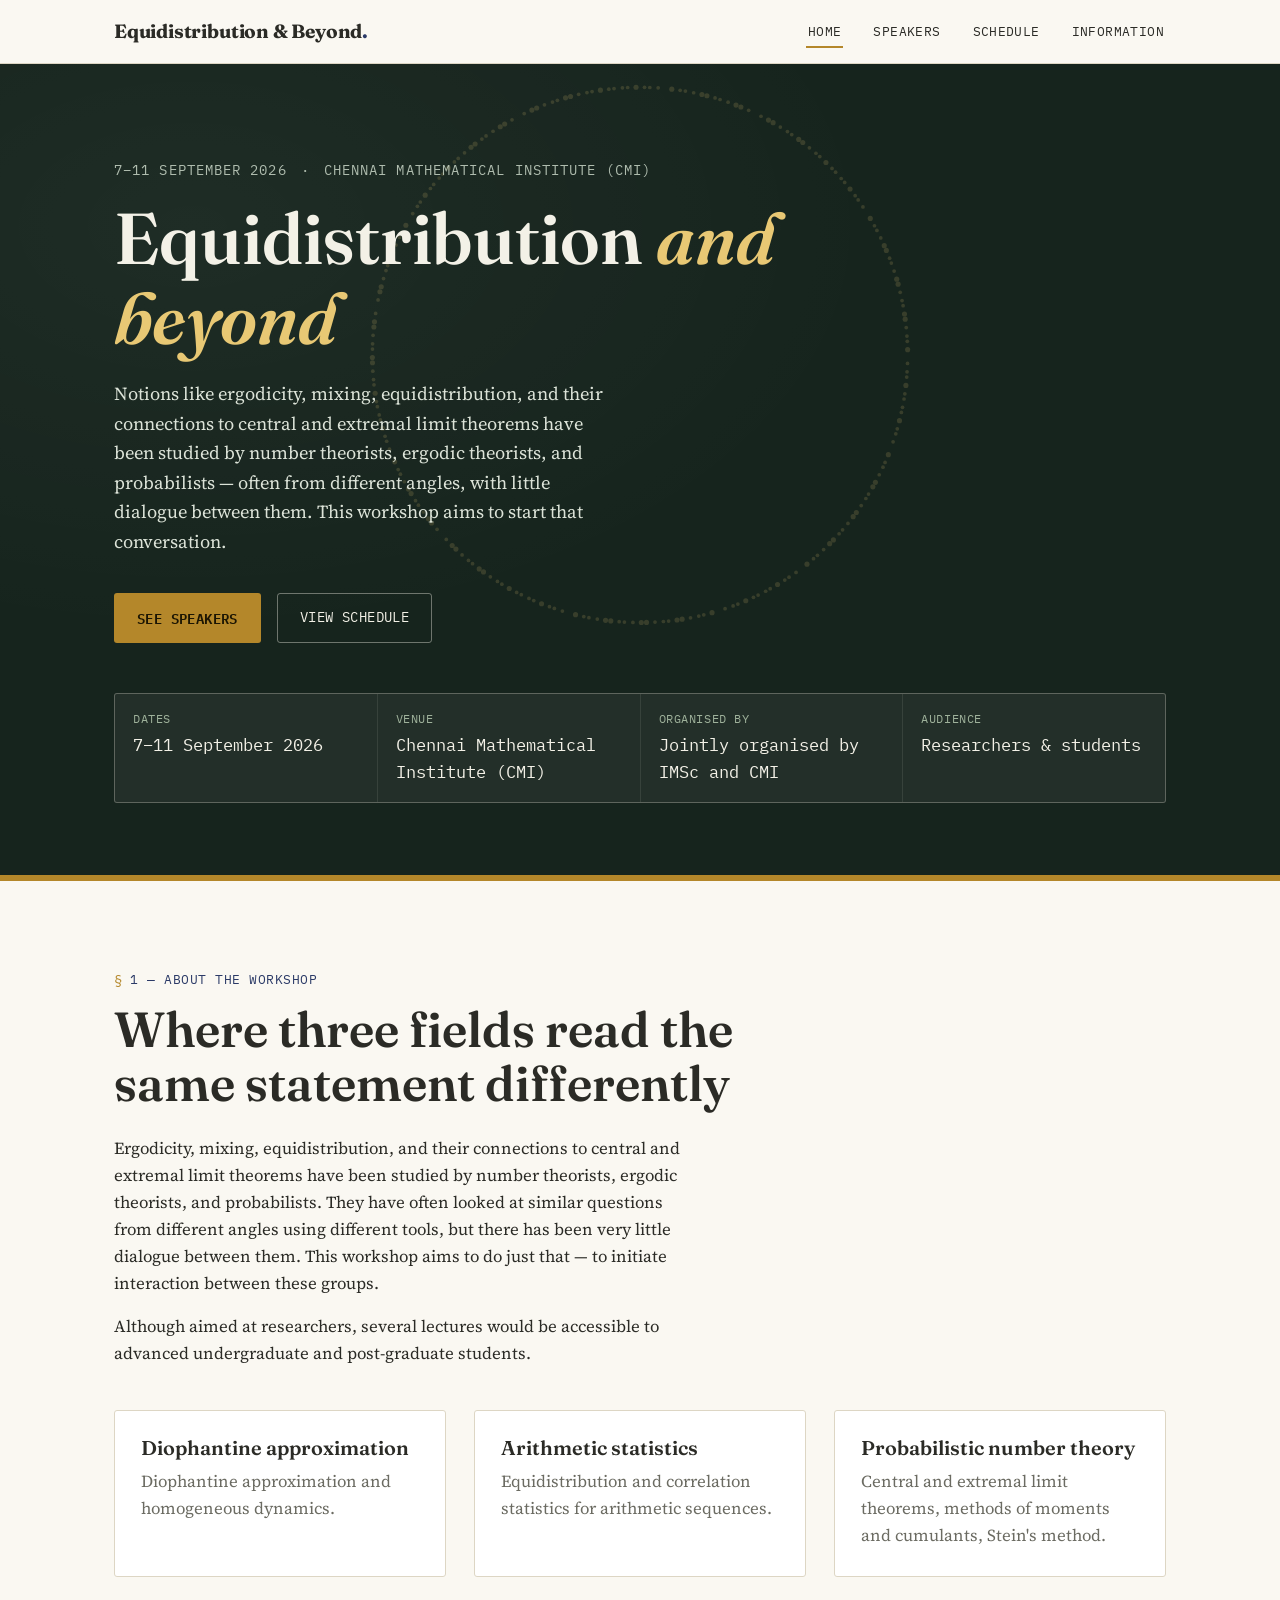
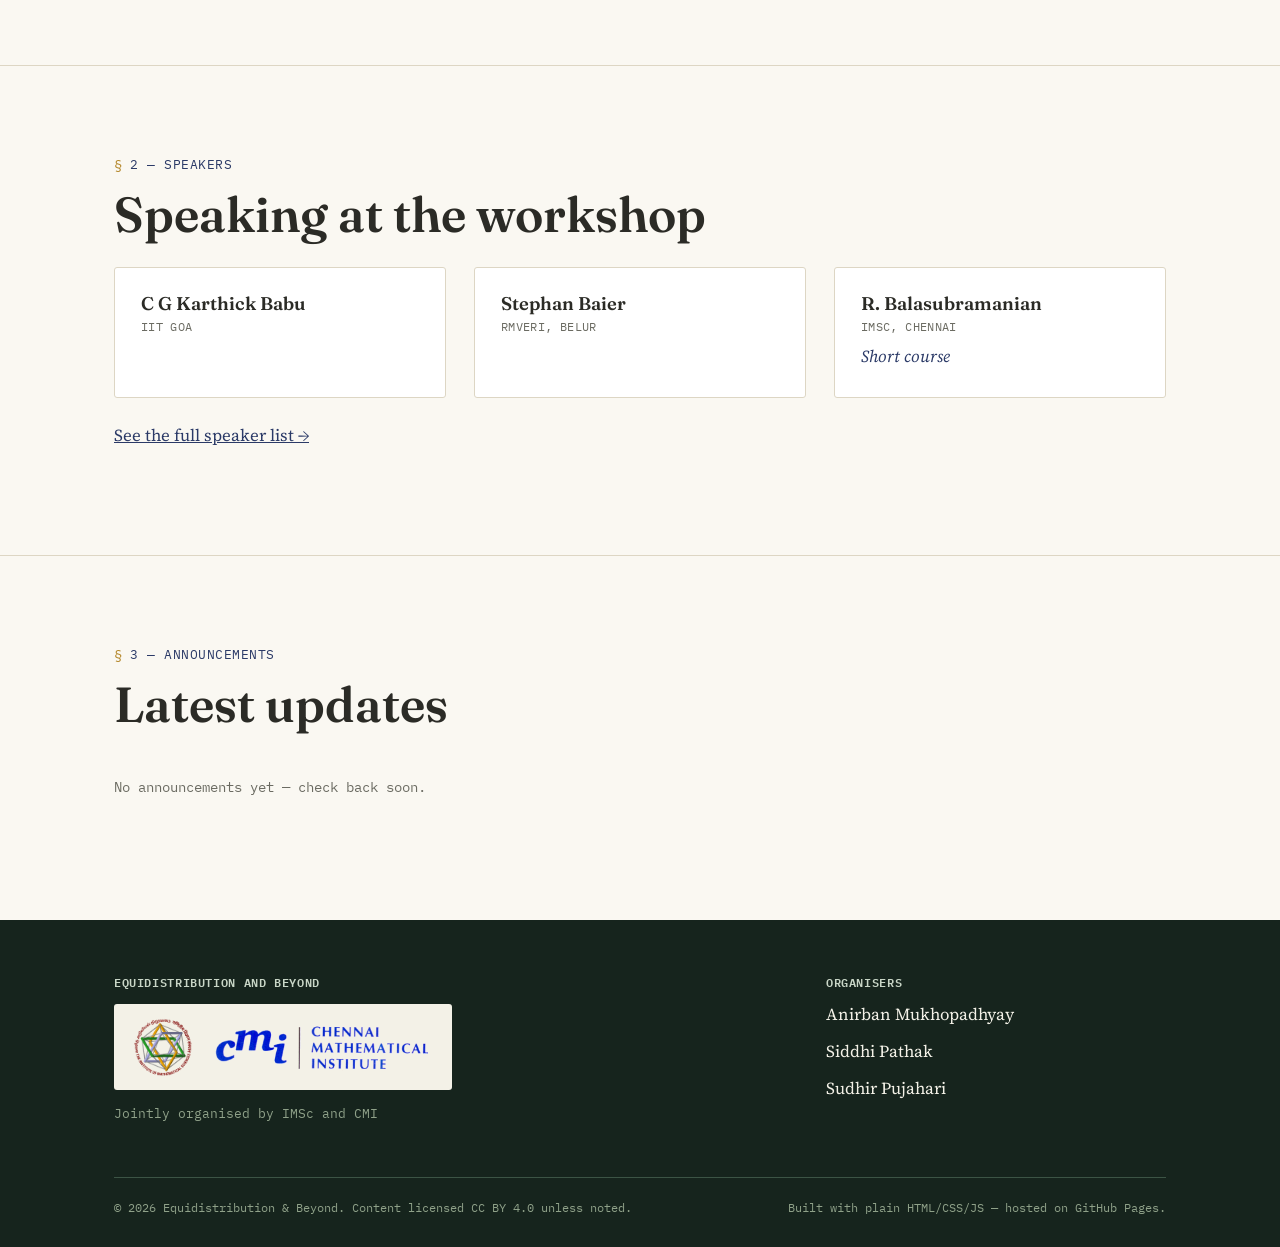
<file: index.html>
<!DOCTYPE html>
<html lang="en">
<head>
<meta charset="UTF-8">
<meta name="viewport" content="width=device-width, initial-scale=1.0">
<title>Equidistribution and Beyond — CMI Workshop, 7–11 Sept 2026</title>
<meta name="description" content="Equidistribution and Beyond: a workshop on equidistribution, homogeneous dynamics, and probabilistic number theory. 7–11 September 2026, Chennai Mathematical Institute. Jointly organised by IMSc and CMI.">
<link rel="preconnect" href="https://fonts.googleapis.com">
<link href="https://fonts.googleapis.com/css2?family=Fraunces:opsz,wght@9..144,400;9..144,600;9..144,700&family=Source+Serif+4:ital,wght@0,400;0,600;1,400&family=IBM+Plex+Mono:wght@400;500;600&display=swap" rel="stylesheet">
<link rel="stylesheet" href="css/style.css">
</head>
<body data-page="home">

<header class="site-nav" id="site-header"></header>

<section class="hero">
  <svg class="chalk-sketch equidist-bg" viewBox="0 0 1100 500" preserveAspectRatio="xMidYMid slice" aria-hidden="true">
    <circle cx="380.4" cy="94.6" r="1.6"/>
    <circle cx="570.1" cy="479.1" r="1.6"/>
    <circle cx="689.9" cy="67.5" r="2.2"/>
    <circle cx="323.5" cy="290.1" r="1.6"/>
    <circle cx="744.1" cy="373.4" r="1.6"/>
    <circle cx="490.3" cy="27.9" r="2.2"/>
    <circle cx="444.0" cy="454.1" r="1.6"/>
    <circle cx="766.0" cy="171.1" r="1.6"/>
    <circle cx="337.4" cy="162.2" r="2.2"/>
    <circle cx="647.5" cy="458.3" r="1.6"/>
    <circle cx="618.8" cy="30.5" r="1.6"/>
    <circle cx="351.0" cy="365.3" r="2.2"/>
    <circle cx="774.6" cy="299.4" r="1.6"/>
    <circle cx="417.7" cy="61.8" r="1.6"/>
    <circle cx="520.4" cy="478.1" r="2.2"/>
    <circle cx="725.9" cy="101.8" r="1.6"/>
    <circle cx="320.2" cy="240.5" r="1.6"/>
    <circle cx="713.0" cy="412.2" r="2.2"/>
    <circle cx="539.4" cy="20.2" r="1.6"/>
    <circle cx="402.6" cy="426.6" r="1.6"/>
    <circle cx="777.9" cy="219.3" r="2.2"/>
    <circle cx="361.2" cy="118.6" r="1.6"/>
    <circle cx="600.5" cy="474.4" r="1.6"/>
    <circle cx="664.4" cy="50.4" r="2.2"/>
    <circle cx="330.9" cy="319.9" r="1.6"/>
    <circle cx="758.8" cy="346.5" r="1.6"/>
    <circle cx="461.2" cy="37.8" r="2.2"/>
    <circle cx="472.2" cy="466.4" r="1.6"/>
    <circle cx="753.6" cy="143.0" r="1.6"/>
    <circle cx="327.6" cy="191.4" r="2.2"/>
    <circle cx="674.4" cy="443.5" r="1.6"/>
    <circle cx="589.0" cy="23.3" r="1.6"/>
    <circle cx="368.2" cy="390.8" r="2.2"/>
    <circle cx="779.2" cy="269.0" r="1.6"/>
    <circle cx="393.8" cy="81.2" r="1.6"/>
    <circle cx="551.1" cy="480.0" r="2.2"/>
    <circle cx="704.5" cy="79.6" r="1.6"/>
    <circle cx="321.0" cy="271.2" r="1.6"/>
    <circle cx="733.2" cy="389.0" r="2.2"/>
    <circle cx="508.8" cy="23.7" r="1.6"/>
    <circle cx="427.5" cy="444.7" r="1.6"/>
    <circle cx="771.8" cy="189.2" r="2.2"/>
    <circle cx="345.4" cy="145.0" r="1.6"/>
    <circle cx="630.0" cy="465.7" r="1.6"/>
    <circle cx="636.7" cy="37.0" r="2.2"/>
    <circle cx="342.2" cy="348.5" r="1.6"/>
    <circle cx="769.8" cy="317.8" r="1.6"/>
    <circle cx="433.7" cy="51.6" r="2.2"/>
    <circle cx="501.7" cy="474.9" r="1.6"/>
    <circle cx="737.5" cy="116.8" r="1.6"/>
    <circle cx="321.8" cy="221.6" r="2.2"/>
    <circle cx="699.1" cy="425.1" r="1.6"/>
    <circle cx="558.4" cy="20.2" r="1.6"/>
    <circle cx="388.6" cy="413.8" r="2.2"/>
    <circle cx="779.7" cy="238.3" r="1.6"/>
    <circle cx="372.7" cy="103.5" r="1.6"/>
    <circle cx="581.8" cy="477.8" r="2.2"/>
    <circle cx="680.4" cy="60.6" r="1.6"/>
    <circle cx="325.9" cy="301.6" r="1.6"/>
    <circle cx="750.1" cy="363.4" r="2.2"/>
    <circle cx="479.0" cy="31.2" r="1.6"/>
    <circle cx="454.6" cy="459.3" r="1.6"/>
    <circle cx="761.7" cy="160.2" r="2.2"/>
    <circle cx="333.2" cy="173.2" r="1.6"/>
    <circle cx="658.0" cy="453.1" r="1.6"/>
    <circle cx="607.5" cy="27.3" r="2.2"/>
    <circle cx="357.1" cy="375.3" r="1.6"/>
    <circle cx="776.9" cy="287.9" r="1.6"/>
    <circle cx="408.3" cy="68.8" r="2.2"/>
    <circle cx="532.1" cy="479.3" r="1.6"/>
    <circle cx="718.1" cy="93.0" r="1.6"/>
    <circle cx="320.0" cy="252.2" r="2.2"/>
    <circle cx="721.1" cy="403.7" r="1.6"/>
    <circle cx="527.7" cy="21.1" r="1.6"/>
    <circle cx="411.8" cy="433.9" r="2.2"/>
    <circle cx="776.1" cy="207.7" r="1.6"/>
    <circle cx="354.7" cy="128.5" r="1.6"/>
    <circle cx="611.9" cy="471.5" r="2.2"/>
    <circle cx="654.0" cy="44.9" r="1.6"/>
    <circle cx="334.7" cy="331.0" r="1.6"/>
    <circle cx="763.4" cy="335.7" r="2.2"/>
    <circle cx="450.5" cy="42.6" r="1.6"/>
    <circle cx="483.3" cy="470.1" r="1.6"/>
    <circle cx="747.9" cy="132.7" r="2.2"/>
    <circle cx="324.9" cy="202.8" r="1.6"/>
    <circle cx="684.1" cy="436.9" r="1.6"/>
    <circle cx="577.3" cy="21.6" r="2.2"/>
    <circle cx="375.6" cy="399.9" r="1.6"/>
    <circle cx="779.9" cy="257.3" r="1.6"/>
    <circle cx="385.4" cy="89.4" r="2.2"/>
    <circle cx="562.9" cy="479.6" r="1.6"/>
    <circle cx="695.6" cy="72.0" r="1.6"/>
    <circle cx="322.4" cy="282.9" r="2.2"/>
    <circle cx="740.1" cy="379.5" r="1.6"/>
    <circle cx="497.3" cy="26.1" r="1.6"/>
    <circle cx="437.6" cy="450.7" r="2.2"/>
    <circle cx="768.4" cy="178.0" r="1.6"/>
    <circle cx="340.3" cy="155.6" r="1.6"/>
    <circle cx="640.9" cy="461.3" r="2.2"/>
    <circle cx="625.7" cy="32.8" r="1.6"/>
    <circle cx="347.5" cy="359.0" r="1.6"/>
    <circle cx="773.0" cy="306.5" r="2.2"/>
    <circle cx="423.7" cy="57.8" r="1.6"/>
    <circle cx="513.3" cy="477.0" r="1.6"/>
    <circle cx="730.5" cy="107.4" r="2.2"/>
    <circle cx="320.6" cy="233.2" r="1.6"/>
    <circle cx="707.8" cy="417.3" r="1.6"/>
    <circle cx="546.6" cy="20.0" r="2.2"/>
    <circle cx="397.1" cy="421.9" r="1.6"/>
    <circle cx="778.8" cy="226.5" r="1.6"/>
    <circle cx="365.4" cy="112.7" r="2.2"/>
    <circle cx="593.4" cy="475.9" r="1.6"/>
    <circle cx="670.6" cy="54.2" r="1.6"/>
    <circle cx="328.8" cy="313.0" r="2.2"/>
    <circle cx="755.6" cy="353.0" r="1.6"/>
    <circle cx="467.9" cy="35.1" r="1.6"/>
    <circle cx="465.4" cy="463.9" r="2.2"/>
    <circle cx="756.9" cy="149.5" r="1.6"/>
    <circle cx="329.6" cy="184.4" r="1.6"/>
    <circle cx="668.2" cy="447.3" r="2.2"/>
    <circle cx="596.1" cy="24.7" r="1.6"/>
    <circle cx="363.8" cy="385.0" r="1.6"/>
    <circle cx="778.5" cy="276.2" r="2.2"/>
    <circle cx="399.2" cy="76.3" r="1.6"/>
    <circle cx="543.9" cy="479.9" r="1.6"/>
    <circle cx="709.8" cy="84.6" r="2.2"/>
    <circle cx="320.4" cy="264.0" r="1.6"/>
    <circle cx="728.7" cy="394.8" r="1.6"/>
    <circle cx="516.0" cy="22.5" r="2.2"/>
    <circle cx="421.4" cy="440.7" r="1.6"/>
    <circle cx="773.6" cy="196.2" r="1.6"/>
    <circle cx="348.8" cy="138.6" r="2.2"/>
    <circle cx="623.1" cy="468.1" r="1.6"/>
    <circle cx="643.4" cy="39.8" r="1.6"/>
    <circle cx="339.2" cy="341.9" r="2.2"/>
    <circle cx="767.5" cy="324.7" r="1.6"/>
    <circle cx="440.0" cy="48.0" r="1.6"/>
    <circle cx="494.6" cy="473.2" r="2.2"/>
    <circle cx="741.6" cy="122.8" r="1.6"/>
    <circle cx="322.8" cy="214.4" r="1.6"/>
    <circle cx="693.5" cy="429.8" r="2.2"/>
    <circle cx="565.6" cy="20.5" r="1.6"/>
    <circle cx="383.5" cy="408.6" r="1.6"/>
    <circle cx="780.0" cy="245.5" r="2.2"/>
    <circle cx="377.4" cy="98.0" r="1.6"/>
    <circle cx="574.6" cy="478.7" r="1.6"/>
    <circle cx="686.4" cy="64.8" r="2.2"/>
    <circle cx="324.3" cy="294.5" r="1.6"/>
    <circle cx="746.4" cy="369.6" r="1.6"/>
    <circle cx="486.0" cy="29.1" r="2.2"/>
    <circle cx="448.0" cy="456.1" r="1.6"/>
    <circle cx="764.5" cy="166.9" r="1.6"/>
    <circle cx="335.7" cy="166.4" r="2.2"/>
    <circle cx="651.5" cy="456.4" r="1.6"/>
    <circle cx="614.5" cy="29.2" r="1.6"/>
    <circle cx="353.3" cy="369.2" r="2.2"/>
    <circle cx="775.6" cy="295.0" r="1.6"/>
    <circle cx="414.1" cy="64.5" r="1.6"/>
    <circle cx="524.9" cy="478.6" r="2.2"/>
    <circle cx="722.9" cy="98.4" r="1.6"/>
    <circle cx="320.1" cy="245.0" r="1.6"/>
    <circle cx="716.2" cy="409.0" r="2.2"/>
    <circle cx="534.9" cy="20.5" r="1.6"/>
    <circle cx="406.1" cy="429.4" r="1.6"/>
    <circle cx="777.3" cy="214.9" r="2.2"/>
    <circle cx="358.7" cy="122.3" r="1.6"/>
    <circle cx="604.8" cy="473.4" r="1.6"/>
    <circle cx="660.4" cy="48.2" r="2.2"/>
    <circle cx="332.3" cy="324.2" r="1.6"/>
    <circle cx="760.6" cy="342.4" r="1.6"/>
    <circle cx="457.1" cy="39.6" r="2.2"/>
    <circle cx="476.4" cy="467.9" r="1.6"/>
    <circle cx="751.5" cy="139.0" r="1.6"/>
    <circle cx="326.5" cy="195.7" r="2.2"/>
    <circle cx="678.1" cy="441.0" r="1.6"/>
    <circle cx="584.5" cy="22.6" r="1.6"/>
    <circle cx="370.9" cy="394.4" r="2.2"/>
    <circle cx="779.5" cy="264.5" r="1.6"/>
    <circle cx="390.5" cy="84.2" r="1.6"/>
    <circle cx="555.6" cy="479.9" r="2.2"/>
    <circle cx="701.2" cy="76.7" r="1.6"/>
    <circle cx="321.4" cy="275.7" r="1.6"/>
    <circle cx="735.9" cy="385.4" r="2.2"/>
    <circle cx="504.4" cy="24.6" r="1.6"/>
    <circle cx="431.3" cy="447.0" r="1.6"/>
    <circle cx="770.6" cy="184.9" r="2.2"/>
    <circle cx="343.4" cy="149.0" r="1.6"/>
    <circle cx="634.1" cy="464.1" r="1.6"/>
    <circle cx="632.5" cy="35.3" r="2.2"/>
    <circle cx="344.1" cy="352.5" r="1.6"/>
    <circle cx="771.1" cy="313.5" r="1.6"/>
    <circle cx="429.9" cy="53.9" r="2.2"/>
    <circle cx="506.1" cy="475.8" r="1.6"/>
    <circle cx="734.9" cy="113.2" r="1.6"/>
    <circle cx="321.3" cy="226.0" r="2.2"/>
    <circle cx="702.5" cy="422.2" r="1.6"/>
    <circle cx="553.9" cy="20.0" r="1.6"/>
    <circle cx="391.8" cy="416.9" r="2.2"/>
    <circle cx="779.4" cy="233.8" r="1.6"/>
    <circle cx="369.9" cy="107.0" r="1.6"/>
    <circle cx="586.2" cy="477.1" r="2.2"/>
    <circle cx="676.7" cy="58.1" r="1.6"/>
    <circle cx="326.9" cy="305.9" r="1.6"/>
    <circle cx="752.3" cy="359.5" r="2.2"/>
    <circle cx="474.8" cy="32.7" r="1.6"/>
    <circle cx="458.7" cy="461.1" r="1.6"/>
    <circle cx="759.9" cy="156.1" r="2.2"/>
    <circle cx="331.7" cy="177.5" r="1.6"/>
    <circle cx="661.9" cy="450.9" r="1.6"/>
    <circle cx="603.2" cy="26.2" r="2.2"/>
    <circle cx="359.6" cy="379.1" r="1.6"/>
    <circle cx="777.6" cy="283.4" r="1.6"/>
    <circle cx="404.8" cy="71.6" r="2.2"/>
    <circle cx="536.6" cy="479.6" r="1.6"/>
    <circle cx="715.0" cy="89.7" r="1.6"/>
    <circle cx="320.1" cy="256.7" r="2.2"/>
    <circle cx="724.1" cy="400.3" r="1.6"/>
    <circle cx="523.2" cy="21.6" r="1.6"/>
    <circle cx="415.5" cy="436.5" r="2.2"/>
    <circle cx="775.2" cy="203.3" r="1.6"/>
  </svg>
  <div class="wrap">
    <div class="hero-eyebrow">
      <span data-config="datesDisplay">7–11 September 2026</span>
      <span>·</span>
      <span data-config="venueShort">Chennai Mathematical Institute</span>
    </div>
    <h1>Equidistribution <span class="accent">and beyond</span></h1>
    <p class="lede">Notions like ergodicity, mixing, equidistribution, and their connections to central and extremal limit theorems have been studied by number theorists, ergodic theorists, and probabilists — often from different angles, with little dialogue between them. This workshop aims to start that conversation.</p>
    <div class="hero-actions">
      <a class="btn btn-primary" href="speakers.html">See speakers</a>
      <a class="btn btn-ghost" href="schedule.html">View schedule</a>
    </div>
    <div class="key-dates">
      <div><div class="label">Dates</div><div class="value" data-config="datesDisplay">—</div></div>
      <div><div class="label">Venue</div><div class="value" data-config="venueShort">—</div></div>
      <div><div class="label">Organised by</div><div class="value" data-config="organisers">—</div></div>
      <div><div class="label">Audience</div><div class="value">Researchers &amp; students</div></div>
    </div>
  </div>
</section>

<section>
  <div class="wrap">
    <div class="section-label">1 — About the workshop</div>
    <h2 style="max-width:22ch;">Where three fields read the same statement differently</h2>
    <p style="max-width:65ch;font-size:1.05rem;">Ergodicity, mixing, equidistribution, and their connections to central and extremal limit theorems have been studied by number theorists, ergodic theorists, and probabilists. They have often looked at similar questions from different angles using different tools, but there has been very little dialogue between them. This workshop aims to do just that — to initiate interaction between these groups.</p>
    <p style="max-width:65ch;">Although aimed at researchers, several lectures would be accessible to advanced undergraduate and post-graduate students.</p>
    <div class="grid grid-3" style="margin-top:2.5em;">
      <div class="card">
        <h3 style="font-size:1.25rem;">Diophantine approximation</h3>
        <p style="color:var(--graphite-soft);margin-bottom:0;">Diophantine approximation and homogeneous dynamics.</p>
      </div>
      <div class="card">
        <h3 style="font-size:1.25rem;">Arithmetic statistics</h3>
        <p style="color:var(--graphite-soft);margin-bottom:0;">Equidistribution and correlation statistics for arithmetic sequences.</p>
      </div>
      <div class="card">
        <h3 style="font-size:1.25rem;">Probabilistic number theory</h3>
        <p style="color:var(--graphite-soft);margin-bottom:0;">Central and extremal limit theorems, methods of moments and cumulants, Stein's method.</p>
      </div>
    </div>
  </div>
</section>

<section>
  <div class="wrap">
    <div class="section-label">2 — Speakers</div>
    <h2>Speaking at the workshop</h2>
    <div class="grid grid-3" id="speaker-preview"></div>
    <p style="margin-top:1.5em;"><a href="speakers.html">See the full speaker list →</a></p>
  </div>
</section>

<section>
  <div class="wrap">
    <div class="section-label">3 — Announcements</div>
    <h2>Latest updates</h2>
    <div id="news-preview"></div>
  </div>
</section>

<footer class="site-footer" id="site-footer"></footer>

<script src="js/main.js"></script>
<script src="js/render.js"></script>
<script>
  renderSpeakers("#speaker-preview", "data/speakers.json", { limit: 3 });
  renderNews("#news-preview", "data/news.json", { limit: 3 });
</script>
</body>
</html>
</file>
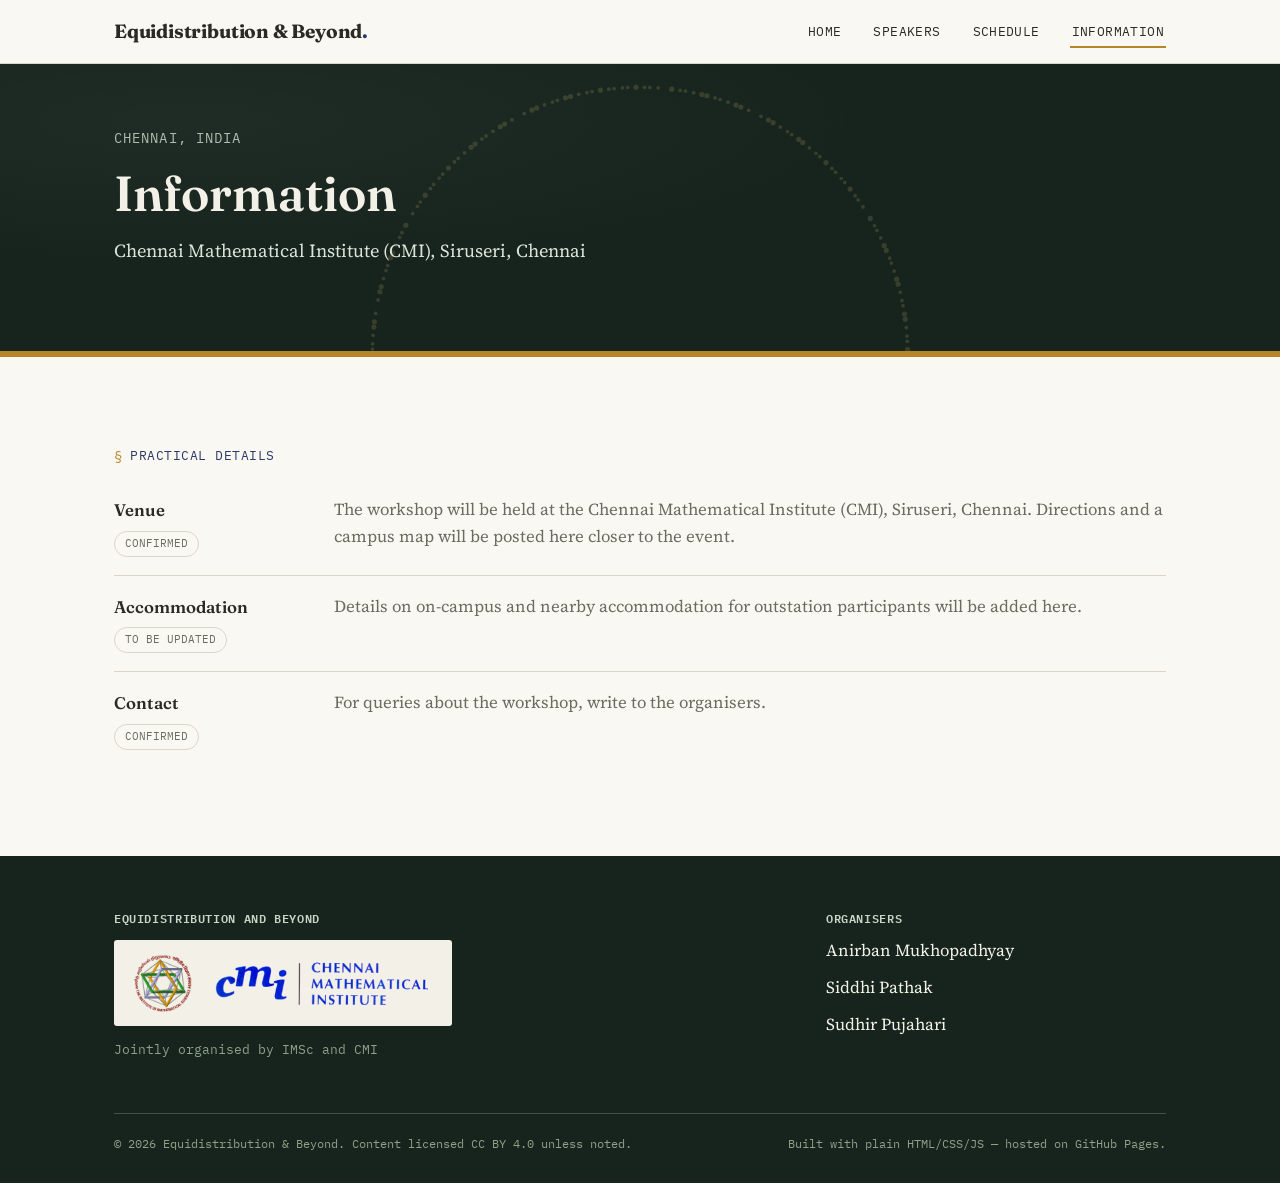
<file: information.html>
<!DOCTYPE html>
<html lang="en">
<head>
<meta charset="UTF-8">
<meta name="viewport" content="width=device-width, initial-scale=1.0">
<title>Information — Equidistribution and Beyond</title>
<link rel="preconnect" href="https://fonts.googleapis.com">
<link href="https://fonts.googleapis.com/css2?family=Fraunces:opsz,wght@9..144,400;9..144,600;9..144,700&family=Source+Serif+4:ital,wght@0,400;0,600;1,400&family=IBM+Plex+Mono:wght@400;500;600&display=swap" rel="stylesheet">
<link rel="stylesheet" href="css/style.css">
</head>
<body data-page="information">

<header class="site-nav" id="site-header"></header>

<section class="hero" style="padding:64px 0 48px;">
  <svg class="chalk-sketch equidist-bg" viewBox="0 0 1100 500" preserveAspectRatio="xMidYMid slice" aria-hidden="true">
    <circle cx="380.4" cy="94.6" r="1.6"/>
    <circle cx="570.1" cy="479.1" r="1.6"/>
    <circle cx="689.9" cy="67.5" r="2.2"/>
    <circle cx="323.5" cy="290.1" r="1.6"/>
    <circle cx="744.1" cy="373.4" r="1.6"/>
    <circle cx="490.3" cy="27.9" r="2.2"/>
    <circle cx="444.0" cy="454.1" r="1.6"/>
    <circle cx="766.0" cy="171.1" r="1.6"/>
    <circle cx="337.4" cy="162.2" r="2.2"/>
    <circle cx="647.5" cy="458.3" r="1.6"/>
    <circle cx="618.8" cy="30.5" r="1.6"/>
    <circle cx="351.0" cy="365.3" r="2.2"/>
    <circle cx="774.6" cy="299.4" r="1.6"/>
    <circle cx="417.7" cy="61.8" r="1.6"/>
    <circle cx="520.4" cy="478.1" r="2.2"/>
    <circle cx="725.9" cy="101.8" r="1.6"/>
    <circle cx="320.2" cy="240.5" r="1.6"/>
    <circle cx="713.0" cy="412.2" r="2.2"/>
    <circle cx="539.4" cy="20.2" r="1.6"/>
    <circle cx="402.6" cy="426.6" r="1.6"/>
    <circle cx="777.9" cy="219.3" r="2.2"/>
    <circle cx="361.2" cy="118.6" r="1.6"/>
    <circle cx="600.5" cy="474.4" r="1.6"/>
    <circle cx="664.4" cy="50.4" r="2.2"/>
    <circle cx="330.9" cy="319.9" r="1.6"/>
    <circle cx="758.8" cy="346.5" r="1.6"/>
    <circle cx="461.2" cy="37.8" r="2.2"/>
    <circle cx="472.2" cy="466.4" r="1.6"/>
    <circle cx="753.6" cy="143.0" r="1.6"/>
    <circle cx="327.6" cy="191.4" r="2.2"/>
    <circle cx="674.4" cy="443.5" r="1.6"/>
    <circle cx="589.0" cy="23.3" r="1.6"/>
    <circle cx="368.2" cy="390.8" r="2.2"/>
    <circle cx="779.2" cy="269.0" r="1.6"/>
    <circle cx="393.8" cy="81.2" r="1.6"/>
    <circle cx="551.1" cy="480.0" r="2.2"/>
    <circle cx="704.5" cy="79.6" r="1.6"/>
    <circle cx="321.0" cy="271.2" r="1.6"/>
    <circle cx="733.2" cy="389.0" r="2.2"/>
    <circle cx="508.8" cy="23.7" r="1.6"/>
    <circle cx="427.5" cy="444.7" r="1.6"/>
    <circle cx="771.8" cy="189.2" r="2.2"/>
    <circle cx="345.4" cy="145.0" r="1.6"/>
    <circle cx="630.0" cy="465.7" r="1.6"/>
    <circle cx="636.7" cy="37.0" r="2.2"/>
    <circle cx="342.2" cy="348.5" r="1.6"/>
    <circle cx="769.8" cy="317.8" r="1.6"/>
    <circle cx="433.7" cy="51.6" r="2.2"/>
    <circle cx="501.7" cy="474.9" r="1.6"/>
    <circle cx="737.5" cy="116.8" r="1.6"/>
    <circle cx="321.8" cy="221.6" r="2.2"/>
    <circle cx="699.1" cy="425.1" r="1.6"/>
    <circle cx="558.4" cy="20.2" r="1.6"/>
    <circle cx="388.6" cy="413.8" r="2.2"/>
    <circle cx="779.7" cy="238.3" r="1.6"/>
    <circle cx="372.7" cy="103.5" r="1.6"/>
    <circle cx="581.8" cy="477.8" r="2.2"/>
    <circle cx="680.4" cy="60.6" r="1.6"/>
    <circle cx="325.9" cy="301.6" r="1.6"/>
    <circle cx="750.1" cy="363.4" r="2.2"/>
    <circle cx="479.0" cy="31.2" r="1.6"/>
    <circle cx="454.6" cy="459.3" r="1.6"/>
    <circle cx="761.7" cy="160.2" r="2.2"/>
    <circle cx="333.2" cy="173.2" r="1.6"/>
    <circle cx="658.0" cy="453.1" r="1.6"/>
    <circle cx="607.5" cy="27.3" r="2.2"/>
    <circle cx="357.1" cy="375.3" r="1.6"/>
    <circle cx="776.9" cy="287.9" r="1.6"/>
    <circle cx="408.3" cy="68.8" r="2.2"/>
    <circle cx="532.1" cy="479.3" r="1.6"/>
    <circle cx="718.1" cy="93.0" r="1.6"/>
    <circle cx="320.0" cy="252.2" r="2.2"/>
    <circle cx="721.1" cy="403.7" r="1.6"/>
    <circle cx="527.7" cy="21.1" r="1.6"/>
    <circle cx="411.8" cy="433.9" r="2.2"/>
    <circle cx="776.1" cy="207.7" r="1.6"/>
    <circle cx="354.7" cy="128.5" r="1.6"/>
    <circle cx="611.9" cy="471.5" r="2.2"/>
    <circle cx="654.0" cy="44.9" r="1.6"/>
    <circle cx="334.7" cy="331.0" r="1.6"/>
    <circle cx="763.4" cy="335.7" r="2.2"/>
    <circle cx="450.5" cy="42.6" r="1.6"/>
    <circle cx="483.3" cy="470.1" r="1.6"/>
    <circle cx="747.9" cy="132.7" r="2.2"/>
    <circle cx="324.9" cy="202.8" r="1.6"/>
    <circle cx="684.1" cy="436.9" r="1.6"/>
    <circle cx="577.3" cy="21.6" r="2.2"/>
    <circle cx="375.6" cy="399.9" r="1.6"/>
    <circle cx="779.9" cy="257.3" r="1.6"/>
    <circle cx="385.4" cy="89.4" r="2.2"/>
    <circle cx="562.9" cy="479.6" r="1.6"/>
    <circle cx="695.6" cy="72.0" r="1.6"/>
    <circle cx="322.4" cy="282.9" r="2.2"/>
    <circle cx="740.1" cy="379.5" r="1.6"/>
    <circle cx="497.3" cy="26.1" r="1.6"/>
    <circle cx="437.6" cy="450.7" r="2.2"/>
    <circle cx="768.4" cy="178.0" r="1.6"/>
    <circle cx="340.3" cy="155.6" r="1.6"/>
    <circle cx="640.9" cy="461.3" r="2.2"/>
    <circle cx="625.7" cy="32.8" r="1.6"/>
    <circle cx="347.5" cy="359.0" r="1.6"/>
    <circle cx="773.0" cy="306.5" r="2.2"/>
    <circle cx="423.7" cy="57.8" r="1.6"/>
    <circle cx="513.3" cy="477.0" r="1.6"/>
    <circle cx="730.5" cy="107.4" r="2.2"/>
    <circle cx="320.6" cy="233.2" r="1.6"/>
    <circle cx="707.8" cy="417.3" r="1.6"/>
    <circle cx="546.6" cy="20.0" r="2.2"/>
    <circle cx="397.1" cy="421.9" r="1.6"/>
    <circle cx="778.8" cy="226.5" r="1.6"/>
    <circle cx="365.4" cy="112.7" r="2.2"/>
    <circle cx="593.4" cy="475.9" r="1.6"/>
    <circle cx="670.6" cy="54.2" r="1.6"/>
    <circle cx="328.8" cy="313.0" r="2.2"/>
    <circle cx="755.6" cy="353.0" r="1.6"/>
    <circle cx="467.9" cy="35.1" r="1.6"/>
    <circle cx="465.4" cy="463.9" r="2.2"/>
    <circle cx="756.9" cy="149.5" r="1.6"/>
    <circle cx="329.6" cy="184.4" r="1.6"/>
    <circle cx="668.2" cy="447.3" r="2.2"/>
    <circle cx="596.1" cy="24.7" r="1.6"/>
    <circle cx="363.8" cy="385.0" r="1.6"/>
    <circle cx="778.5" cy="276.2" r="2.2"/>
    <circle cx="399.2" cy="76.3" r="1.6"/>
    <circle cx="543.9" cy="479.9" r="1.6"/>
    <circle cx="709.8" cy="84.6" r="2.2"/>
    <circle cx="320.4" cy="264.0" r="1.6"/>
    <circle cx="728.7" cy="394.8" r="1.6"/>
    <circle cx="516.0" cy="22.5" r="2.2"/>
    <circle cx="421.4" cy="440.7" r="1.6"/>
    <circle cx="773.6" cy="196.2" r="1.6"/>
    <circle cx="348.8" cy="138.6" r="2.2"/>
    <circle cx="623.1" cy="468.1" r="1.6"/>
    <circle cx="643.4" cy="39.8" r="1.6"/>
    <circle cx="339.2" cy="341.9" r="2.2"/>
    <circle cx="767.5" cy="324.7" r="1.6"/>
    <circle cx="440.0" cy="48.0" r="1.6"/>
    <circle cx="494.6" cy="473.2" r="2.2"/>
    <circle cx="741.6" cy="122.8" r="1.6"/>
    <circle cx="322.8" cy="214.4" r="1.6"/>
    <circle cx="693.5" cy="429.8" r="2.2"/>
    <circle cx="565.6" cy="20.5" r="1.6"/>
    <circle cx="383.5" cy="408.6" r="1.6"/>
    <circle cx="780.0" cy="245.5" r="2.2"/>
    <circle cx="377.4" cy="98.0" r="1.6"/>
    <circle cx="574.6" cy="478.7" r="1.6"/>
    <circle cx="686.4" cy="64.8" r="2.2"/>
    <circle cx="324.3" cy="294.5" r="1.6"/>
    <circle cx="746.4" cy="369.6" r="1.6"/>
    <circle cx="486.0" cy="29.1" r="2.2"/>
    <circle cx="448.0" cy="456.1" r="1.6"/>
    <circle cx="764.5" cy="166.9" r="1.6"/>
    <circle cx="335.7" cy="166.4" r="2.2"/>
    <circle cx="651.5" cy="456.4" r="1.6"/>
    <circle cx="614.5" cy="29.2" r="1.6"/>
    <circle cx="353.3" cy="369.2" r="2.2"/>
    <circle cx="775.6" cy="295.0" r="1.6"/>
    <circle cx="414.1" cy="64.5" r="1.6"/>
    <circle cx="524.9" cy="478.6" r="2.2"/>
    <circle cx="722.9" cy="98.4" r="1.6"/>
    <circle cx="320.1" cy="245.0" r="1.6"/>
    <circle cx="716.2" cy="409.0" r="2.2"/>
    <circle cx="534.9" cy="20.5" r="1.6"/>
    <circle cx="406.1" cy="429.4" r="1.6"/>
    <circle cx="777.3" cy="214.9" r="2.2"/>
    <circle cx="358.7" cy="122.3" r="1.6"/>
    <circle cx="604.8" cy="473.4" r="1.6"/>
    <circle cx="660.4" cy="48.2" r="2.2"/>
    <circle cx="332.3" cy="324.2" r="1.6"/>
    <circle cx="760.6" cy="342.4" r="1.6"/>
    <circle cx="457.1" cy="39.6" r="2.2"/>
    <circle cx="476.4" cy="467.9" r="1.6"/>
    <circle cx="751.5" cy="139.0" r="1.6"/>
    <circle cx="326.5" cy="195.7" r="2.2"/>
    <circle cx="678.1" cy="441.0" r="1.6"/>
    <circle cx="584.5" cy="22.6" r="1.6"/>
    <circle cx="370.9" cy="394.4" r="2.2"/>
    <circle cx="779.5" cy="264.5" r="1.6"/>
    <circle cx="390.5" cy="84.2" r="1.6"/>
    <circle cx="555.6" cy="479.9" r="2.2"/>
    <circle cx="701.2" cy="76.7" r="1.6"/>
    <circle cx="321.4" cy="275.7" r="1.6"/>
    <circle cx="735.9" cy="385.4" r="2.2"/>
    <circle cx="504.4" cy="24.6" r="1.6"/>
    <circle cx="431.3" cy="447.0" r="1.6"/>
    <circle cx="770.6" cy="184.9" r="2.2"/>
    <circle cx="343.4" cy="149.0" r="1.6"/>
    <circle cx="634.1" cy="464.1" r="1.6"/>
    <circle cx="632.5" cy="35.3" r="2.2"/>
    <circle cx="344.1" cy="352.5" r="1.6"/>
    <circle cx="771.1" cy="313.5" r="1.6"/>
    <circle cx="429.9" cy="53.9" r="2.2"/>
    <circle cx="506.1" cy="475.8" r="1.6"/>
    <circle cx="734.9" cy="113.2" r="1.6"/>
    <circle cx="321.3" cy="226.0" r="2.2"/>
    <circle cx="702.5" cy="422.2" r="1.6"/>
    <circle cx="553.9" cy="20.0" r="1.6"/>
    <circle cx="391.8" cy="416.9" r="2.2"/>
    <circle cx="779.4" cy="233.8" r="1.6"/>
    <circle cx="369.9" cy="107.0" r="1.6"/>
    <circle cx="586.2" cy="477.1" r="2.2"/>
    <circle cx="676.7" cy="58.1" r="1.6"/>
    <circle cx="326.9" cy="305.9" r="1.6"/>
    <circle cx="752.3" cy="359.5" r="2.2"/>
    <circle cx="474.8" cy="32.7" r="1.6"/>
    <circle cx="458.7" cy="461.1" r="1.6"/>
    <circle cx="759.9" cy="156.1" r="2.2"/>
    <circle cx="331.7" cy="177.5" r="1.6"/>
    <circle cx="661.9" cy="450.9" r="1.6"/>
    <circle cx="603.2" cy="26.2" r="2.2"/>
    <circle cx="359.6" cy="379.1" r="1.6"/>
    <circle cx="777.6" cy="283.4" r="1.6"/>
    <circle cx="404.8" cy="71.6" r="2.2"/>
    <circle cx="536.6" cy="479.6" r="1.6"/>
    <circle cx="715.0" cy="89.7" r="1.6"/>
    <circle cx="320.1" cy="256.7" r="2.2"/>
    <circle cx="724.1" cy="400.3" r="1.6"/>
    <circle cx="523.2" cy="21.6" r="1.6"/>
    <circle cx="415.5" cy="436.5" r="2.2"/>
    <circle cx="775.2" cy="203.3" r="1.6"/>
  </svg>
  <div class="wrap">
    <div class="hero-eyebrow"><span data-config="city">—</span></div>
    <h1 style="font-size:var(--step-3);">Information</h1>
    <p class="lede" data-config="venueFull">—</p>
  </div>
</section>

<section>
  <div class="wrap">
    <div class="section-label">Practical details</div>
    <div id="information-root"></div>
  </div>
</section>

<footer class="site-footer" id="site-footer"></footer>

<script src="js/main.js"></script>
<script src="js/render.js"></script>
<script>renderInformation("#information-root", "data/information.json");</script>
</body>
</html>
</file>
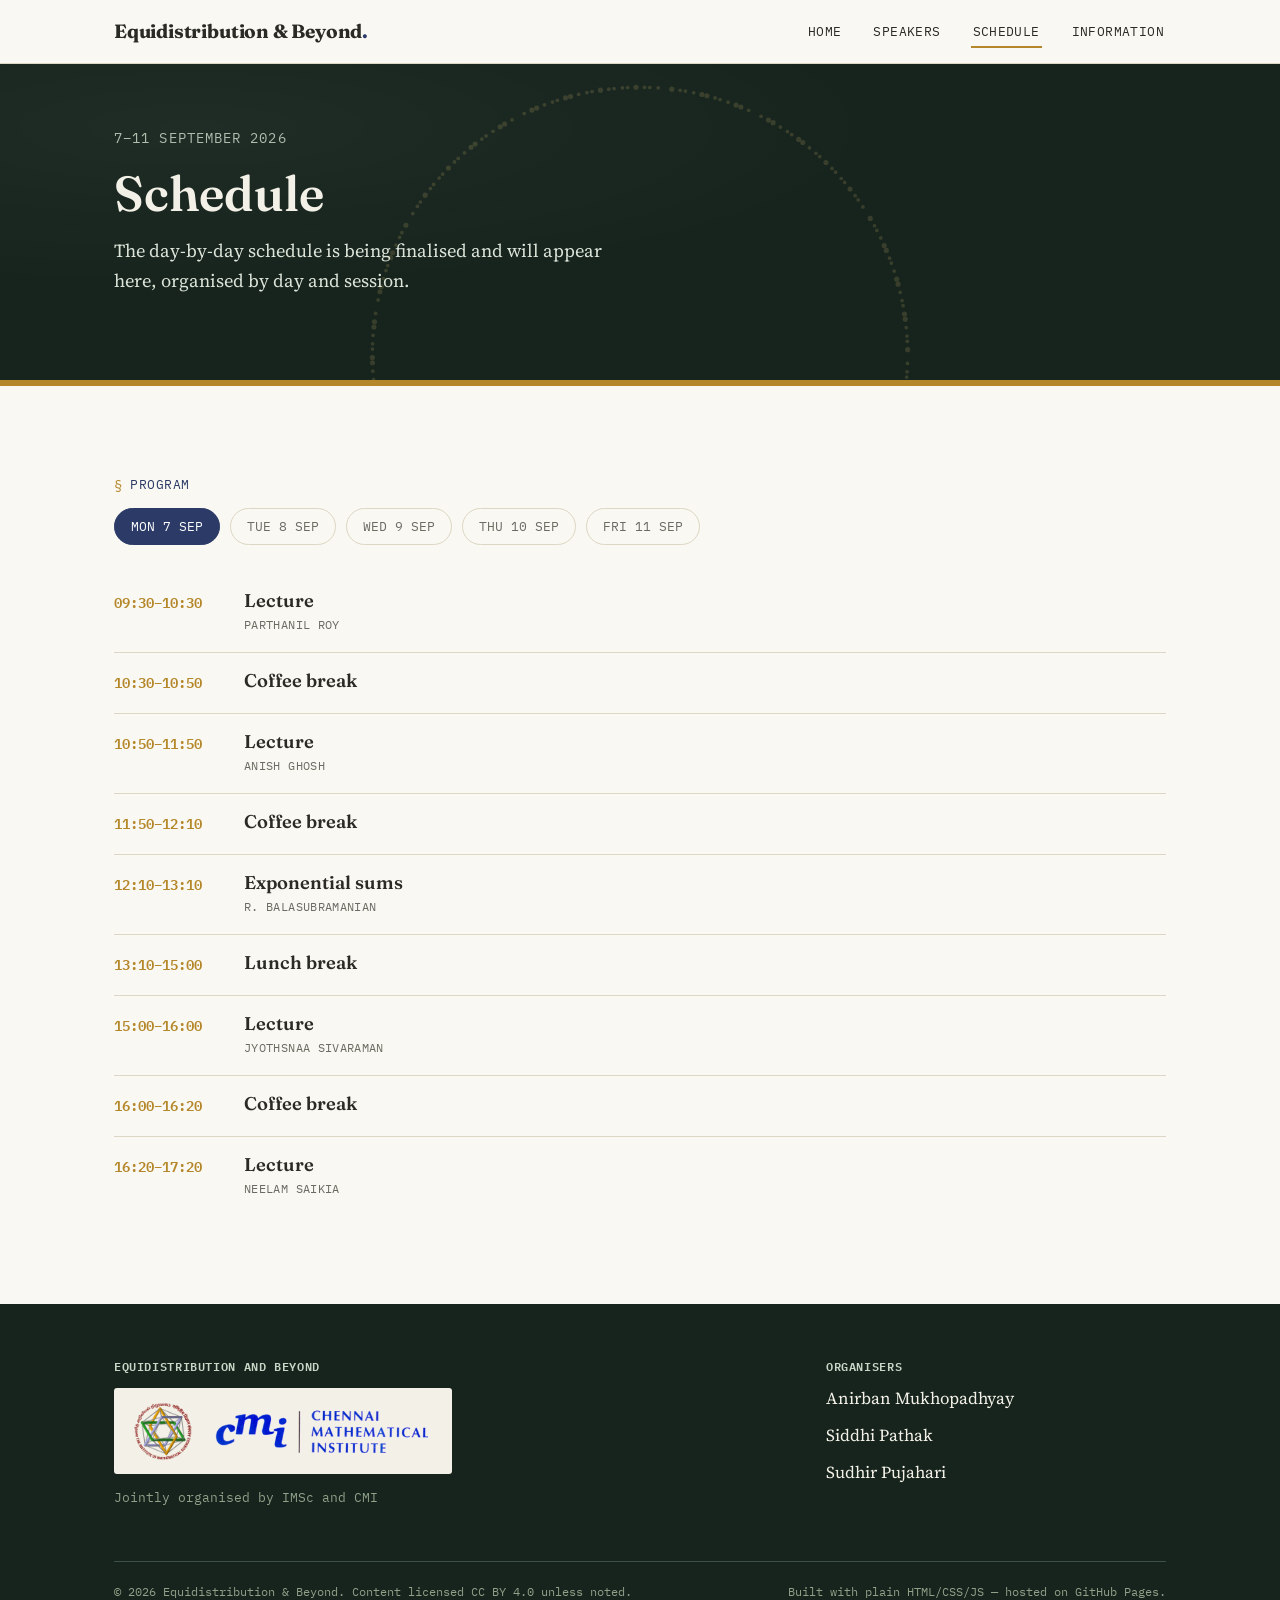
<file: schedule.html>
<!DOCTYPE html>
<html lang="en">
<head>
<meta charset="UTF-8">
<meta name="viewport" content="width=device-width, initial-scale=1.0">
<title>Schedule — Equidistribution and Beyond</title>
<link rel="preconnect" href="https://fonts.googleapis.com">
<link href="https://fonts.googleapis.com/css2?family=Fraunces:opsz,wght@9..144,400;9..144,600;9..144,700&family=Source+Serif+4:ital,wght@0,400;0,600;1,400&family=IBM+Plex+Mono:wght@400;500;600&display=swap" rel="stylesheet">
<link rel="stylesheet" href="css/style.css">
</head>
<body data-page="schedule">

<header class="site-nav" id="site-header"></header>

<section class="hero" style="padding:64px 0 48px;">
  <svg class="chalk-sketch equidist-bg" viewBox="0 0 1100 500" preserveAspectRatio="xMidYMid slice" aria-hidden="true">
    <circle cx="380.4" cy="94.6" r="1.6"/>
    <circle cx="570.1" cy="479.1" r="1.6"/>
    <circle cx="689.9" cy="67.5" r="2.2"/>
    <circle cx="323.5" cy="290.1" r="1.6"/>
    <circle cx="744.1" cy="373.4" r="1.6"/>
    <circle cx="490.3" cy="27.9" r="2.2"/>
    <circle cx="444.0" cy="454.1" r="1.6"/>
    <circle cx="766.0" cy="171.1" r="1.6"/>
    <circle cx="337.4" cy="162.2" r="2.2"/>
    <circle cx="647.5" cy="458.3" r="1.6"/>
    <circle cx="618.8" cy="30.5" r="1.6"/>
    <circle cx="351.0" cy="365.3" r="2.2"/>
    <circle cx="774.6" cy="299.4" r="1.6"/>
    <circle cx="417.7" cy="61.8" r="1.6"/>
    <circle cx="520.4" cy="478.1" r="2.2"/>
    <circle cx="725.9" cy="101.8" r="1.6"/>
    <circle cx="320.2" cy="240.5" r="1.6"/>
    <circle cx="713.0" cy="412.2" r="2.2"/>
    <circle cx="539.4" cy="20.2" r="1.6"/>
    <circle cx="402.6" cy="426.6" r="1.6"/>
    <circle cx="777.9" cy="219.3" r="2.2"/>
    <circle cx="361.2" cy="118.6" r="1.6"/>
    <circle cx="600.5" cy="474.4" r="1.6"/>
    <circle cx="664.4" cy="50.4" r="2.2"/>
    <circle cx="330.9" cy="319.9" r="1.6"/>
    <circle cx="758.8" cy="346.5" r="1.6"/>
    <circle cx="461.2" cy="37.8" r="2.2"/>
    <circle cx="472.2" cy="466.4" r="1.6"/>
    <circle cx="753.6" cy="143.0" r="1.6"/>
    <circle cx="327.6" cy="191.4" r="2.2"/>
    <circle cx="674.4" cy="443.5" r="1.6"/>
    <circle cx="589.0" cy="23.3" r="1.6"/>
    <circle cx="368.2" cy="390.8" r="2.2"/>
    <circle cx="779.2" cy="269.0" r="1.6"/>
    <circle cx="393.8" cy="81.2" r="1.6"/>
    <circle cx="551.1" cy="480.0" r="2.2"/>
    <circle cx="704.5" cy="79.6" r="1.6"/>
    <circle cx="321.0" cy="271.2" r="1.6"/>
    <circle cx="733.2" cy="389.0" r="2.2"/>
    <circle cx="508.8" cy="23.7" r="1.6"/>
    <circle cx="427.5" cy="444.7" r="1.6"/>
    <circle cx="771.8" cy="189.2" r="2.2"/>
    <circle cx="345.4" cy="145.0" r="1.6"/>
    <circle cx="630.0" cy="465.7" r="1.6"/>
    <circle cx="636.7" cy="37.0" r="2.2"/>
    <circle cx="342.2" cy="348.5" r="1.6"/>
    <circle cx="769.8" cy="317.8" r="1.6"/>
    <circle cx="433.7" cy="51.6" r="2.2"/>
    <circle cx="501.7" cy="474.9" r="1.6"/>
    <circle cx="737.5" cy="116.8" r="1.6"/>
    <circle cx="321.8" cy="221.6" r="2.2"/>
    <circle cx="699.1" cy="425.1" r="1.6"/>
    <circle cx="558.4" cy="20.2" r="1.6"/>
    <circle cx="388.6" cy="413.8" r="2.2"/>
    <circle cx="779.7" cy="238.3" r="1.6"/>
    <circle cx="372.7" cy="103.5" r="1.6"/>
    <circle cx="581.8" cy="477.8" r="2.2"/>
    <circle cx="680.4" cy="60.6" r="1.6"/>
    <circle cx="325.9" cy="301.6" r="1.6"/>
    <circle cx="750.1" cy="363.4" r="2.2"/>
    <circle cx="479.0" cy="31.2" r="1.6"/>
    <circle cx="454.6" cy="459.3" r="1.6"/>
    <circle cx="761.7" cy="160.2" r="2.2"/>
    <circle cx="333.2" cy="173.2" r="1.6"/>
    <circle cx="658.0" cy="453.1" r="1.6"/>
    <circle cx="607.5" cy="27.3" r="2.2"/>
    <circle cx="357.1" cy="375.3" r="1.6"/>
    <circle cx="776.9" cy="287.9" r="1.6"/>
    <circle cx="408.3" cy="68.8" r="2.2"/>
    <circle cx="532.1" cy="479.3" r="1.6"/>
    <circle cx="718.1" cy="93.0" r="1.6"/>
    <circle cx="320.0" cy="252.2" r="2.2"/>
    <circle cx="721.1" cy="403.7" r="1.6"/>
    <circle cx="527.7" cy="21.1" r="1.6"/>
    <circle cx="411.8" cy="433.9" r="2.2"/>
    <circle cx="776.1" cy="207.7" r="1.6"/>
    <circle cx="354.7" cy="128.5" r="1.6"/>
    <circle cx="611.9" cy="471.5" r="2.2"/>
    <circle cx="654.0" cy="44.9" r="1.6"/>
    <circle cx="334.7" cy="331.0" r="1.6"/>
    <circle cx="763.4" cy="335.7" r="2.2"/>
    <circle cx="450.5" cy="42.6" r="1.6"/>
    <circle cx="483.3" cy="470.1" r="1.6"/>
    <circle cx="747.9" cy="132.7" r="2.2"/>
    <circle cx="324.9" cy="202.8" r="1.6"/>
    <circle cx="684.1" cy="436.9" r="1.6"/>
    <circle cx="577.3" cy="21.6" r="2.2"/>
    <circle cx="375.6" cy="399.9" r="1.6"/>
    <circle cx="779.9" cy="257.3" r="1.6"/>
    <circle cx="385.4" cy="89.4" r="2.2"/>
    <circle cx="562.9" cy="479.6" r="1.6"/>
    <circle cx="695.6" cy="72.0" r="1.6"/>
    <circle cx="322.4" cy="282.9" r="2.2"/>
    <circle cx="740.1" cy="379.5" r="1.6"/>
    <circle cx="497.3" cy="26.1" r="1.6"/>
    <circle cx="437.6" cy="450.7" r="2.2"/>
    <circle cx="768.4" cy="178.0" r="1.6"/>
    <circle cx="340.3" cy="155.6" r="1.6"/>
    <circle cx="640.9" cy="461.3" r="2.2"/>
    <circle cx="625.7" cy="32.8" r="1.6"/>
    <circle cx="347.5" cy="359.0" r="1.6"/>
    <circle cx="773.0" cy="306.5" r="2.2"/>
    <circle cx="423.7" cy="57.8" r="1.6"/>
    <circle cx="513.3" cy="477.0" r="1.6"/>
    <circle cx="730.5" cy="107.4" r="2.2"/>
    <circle cx="320.6" cy="233.2" r="1.6"/>
    <circle cx="707.8" cy="417.3" r="1.6"/>
    <circle cx="546.6" cy="20.0" r="2.2"/>
    <circle cx="397.1" cy="421.9" r="1.6"/>
    <circle cx="778.8" cy="226.5" r="1.6"/>
    <circle cx="365.4" cy="112.7" r="2.2"/>
    <circle cx="593.4" cy="475.9" r="1.6"/>
    <circle cx="670.6" cy="54.2" r="1.6"/>
    <circle cx="328.8" cy="313.0" r="2.2"/>
    <circle cx="755.6" cy="353.0" r="1.6"/>
    <circle cx="467.9" cy="35.1" r="1.6"/>
    <circle cx="465.4" cy="463.9" r="2.2"/>
    <circle cx="756.9" cy="149.5" r="1.6"/>
    <circle cx="329.6" cy="184.4" r="1.6"/>
    <circle cx="668.2" cy="447.3" r="2.2"/>
    <circle cx="596.1" cy="24.7" r="1.6"/>
    <circle cx="363.8" cy="385.0" r="1.6"/>
    <circle cx="778.5" cy="276.2" r="2.2"/>
    <circle cx="399.2" cy="76.3" r="1.6"/>
    <circle cx="543.9" cy="479.9" r="1.6"/>
    <circle cx="709.8" cy="84.6" r="2.2"/>
    <circle cx="320.4" cy="264.0" r="1.6"/>
    <circle cx="728.7" cy="394.8" r="1.6"/>
    <circle cx="516.0" cy="22.5" r="2.2"/>
    <circle cx="421.4" cy="440.7" r="1.6"/>
    <circle cx="773.6" cy="196.2" r="1.6"/>
    <circle cx="348.8" cy="138.6" r="2.2"/>
    <circle cx="623.1" cy="468.1" r="1.6"/>
    <circle cx="643.4" cy="39.8" r="1.6"/>
    <circle cx="339.2" cy="341.9" r="2.2"/>
    <circle cx="767.5" cy="324.7" r="1.6"/>
    <circle cx="440.0" cy="48.0" r="1.6"/>
    <circle cx="494.6" cy="473.2" r="2.2"/>
    <circle cx="741.6" cy="122.8" r="1.6"/>
    <circle cx="322.8" cy="214.4" r="1.6"/>
    <circle cx="693.5" cy="429.8" r="2.2"/>
    <circle cx="565.6" cy="20.5" r="1.6"/>
    <circle cx="383.5" cy="408.6" r="1.6"/>
    <circle cx="780.0" cy="245.5" r="2.2"/>
    <circle cx="377.4" cy="98.0" r="1.6"/>
    <circle cx="574.6" cy="478.7" r="1.6"/>
    <circle cx="686.4" cy="64.8" r="2.2"/>
    <circle cx="324.3" cy="294.5" r="1.6"/>
    <circle cx="746.4" cy="369.6" r="1.6"/>
    <circle cx="486.0" cy="29.1" r="2.2"/>
    <circle cx="448.0" cy="456.1" r="1.6"/>
    <circle cx="764.5" cy="166.9" r="1.6"/>
    <circle cx="335.7" cy="166.4" r="2.2"/>
    <circle cx="651.5" cy="456.4" r="1.6"/>
    <circle cx="614.5" cy="29.2" r="1.6"/>
    <circle cx="353.3" cy="369.2" r="2.2"/>
    <circle cx="775.6" cy="295.0" r="1.6"/>
    <circle cx="414.1" cy="64.5" r="1.6"/>
    <circle cx="524.9" cy="478.6" r="2.2"/>
    <circle cx="722.9" cy="98.4" r="1.6"/>
    <circle cx="320.1" cy="245.0" r="1.6"/>
    <circle cx="716.2" cy="409.0" r="2.2"/>
    <circle cx="534.9" cy="20.5" r="1.6"/>
    <circle cx="406.1" cy="429.4" r="1.6"/>
    <circle cx="777.3" cy="214.9" r="2.2"/>
    <circle cx="358.7" cy="122.3" r="1.6"/>
    <circle cx="604.8" cy="473.4" r="1.6"/>
    <circle cx="660.4" cy="48.2" r="2.2"/>
    <circle cx="332.3" cy="324.2" r="1.6"/>
    <circle cx="760.6" cy="342.4" r="1.6"/>
    <circle cx="457.1" cy="39.6" r="2.2"/>
    <circle cx="476.4" cy="467.9" r="1.6"/>
    <circle cx="751.5" cy="139.0" r="1.6"/>
    <circle cx="326.5" cy="195.7" r="2.2"/>
    <circle cx="678.1" cy="441.0" r="1.6"/>
    <circle cx="584.5" cy="22.6" r="1.6"/>
    <circle cx="370.9" cy="394.4" r="2.2"/>
    <circle cx="779.5" cy="264.5" r="1.6"/>
    <circle cx="390.5" cy="84.2" r="1.6"/>
    <circle cx="555.6" cy="479.9" r="2.2"/>
    <circle cx="701.2" cy="76.7" r="1.6"/>
    <circle cx="321.4" cy="275.7" r="1.6"/>
    <circle cx="735.9" cy="385.4" r="2.2"/>
    <circle cx="504.4" cy="24.6" r="1.6"/>
    <circle cx="431.3" cy="447.0" r="1.6"/>
    <circle cx="770.6" cy="184.9" r="2.2"/>
    <circle cx="343.4" cy="149.0" r="1.6"/>
    <circle cx="634.1" cy="464.1" r="1.6"/>
    <circle cx="632.5" cy="35.3" r="2.2"/>
    <circle cx="344.1" cy="352.5" r="1.6"/>
    <circle cx="771.1" cy="313.5" r="1.6"/>
    <circle cx="429.9" cy="53.9" r="2.2"/>
    <circle cx="506.1" cy="475.8" r="1.6"/>
    <circle cx="734.9" cy="113.2" r="1.6"/>
    <circle cx="321.3" cy="226.0" r="2.2"/>
    <circle cx="702.5" cy="422.2" r="1.6"/>
    <circle cx="553.9" cy="20.0" r="1.6"/>
    <circle cx="391.8" cy="416.9" r="2.2"/>
    <circle cx="779.4" cy="233.8" r="1.6"/>
    <circle cx="369.9" cy="107.0" r="1.6"/>
    <circle cx="586.2" cy="477.1" r="2.2"/>
    <circle cx="676.7" cy="58.1" r="1.6"/>
    <circle cx="326.9" cy="305.9" r="1.6"/>
    <circle cx="752.3" cy="359.5" r="2.2"/>
    <circle cx="474.8" cy="32.7" r="1.6"/>
    <circle cx="458.7" cy="461.1" r="1.6"/>
    <circle cx="759.9" cy="156.1" r="2.2"/>
    <circle cx="331.7" cy="177.5" r="1.6"/>
    <circle cx="661.9" cy="450.9" r="1.6"/>
    <circle cx="603.2" cy="26.2" r="2.2"/>
    <circle cx="359.6" cy="379.1" r="1.6"/>
    <circle cx="777.6" cy="283.4" r="1.6"/>
    <circle cx="404.8" cy="71.6" r="2.2"/>
    <circle cx="536.6" cy="479.6" r="1.6"/>
    <circle cx="715.0" cy="89.7" r="1.6"/>
    <circle cx="320.1" cy="256.7" r="2.2"/>
    <circle cx="724.1" cy="400.3" r="1.6"/>
    <circle cx="523.2" cy="21.6" r="1.6"/>
    <circle cx="415.5" cy="436.5" r="2.2"/>
    <circle cx="775.2" cy="203.3" r="1.6"/>
  </svg>
  <div class="wrap">
    <div class="hero-eyebrow"><span data-config="datesDisplay">—</span></div>
    <h1 style="font-size:var(--step-3);">Schedule</h1>
    <p class="lede">The day-by-day schedule is being finalised and will appear here, organised by day and session.</p>
  </div>
</section>

<section>
  <div class="wrap">
    <div class="section-label">Program</div>
    <div id="schedule-root"></div>
  </div>
</section>

<footer class="site-footer" id="site-footer"></footer>

<script src="js/main.js"></script>
<script src="js/render.js"></script>
<script>renderSchedule("#schedule-root", "data/schedule.json");</script>
</body>
</html>
</file>
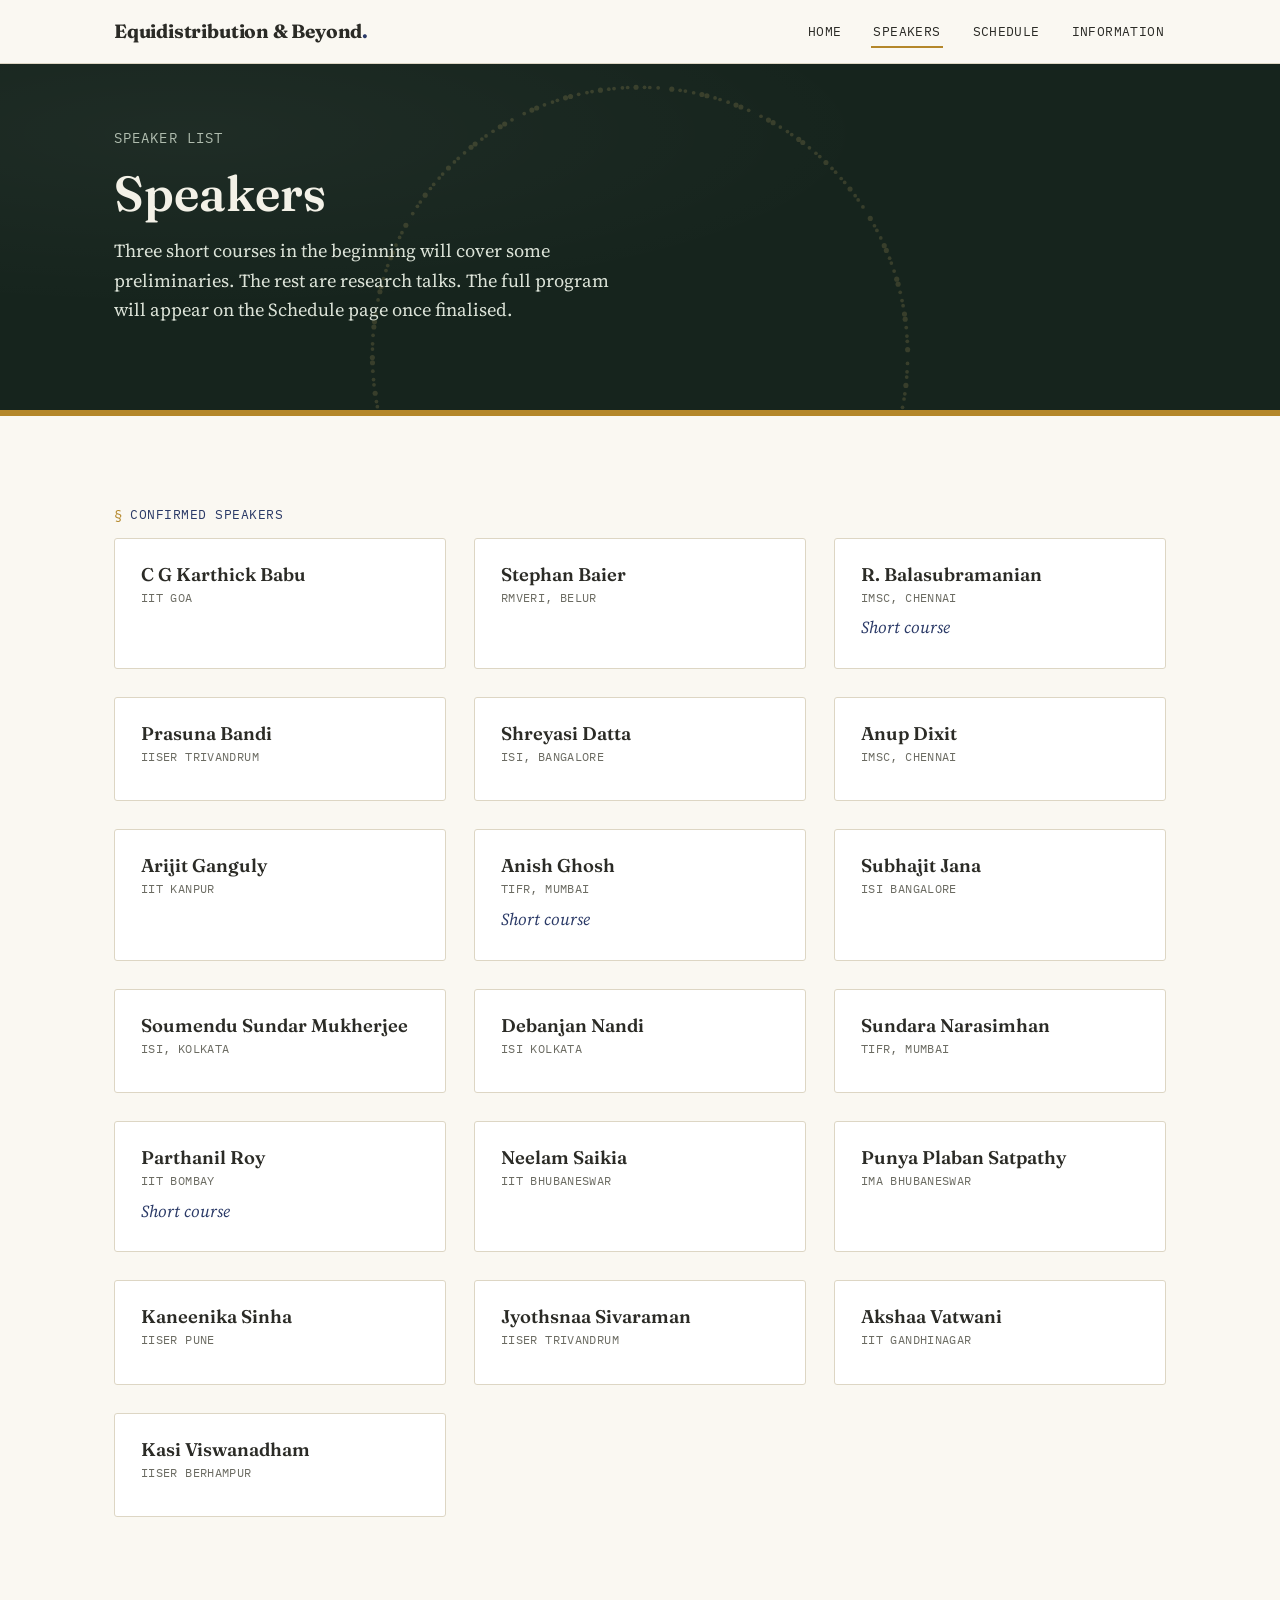
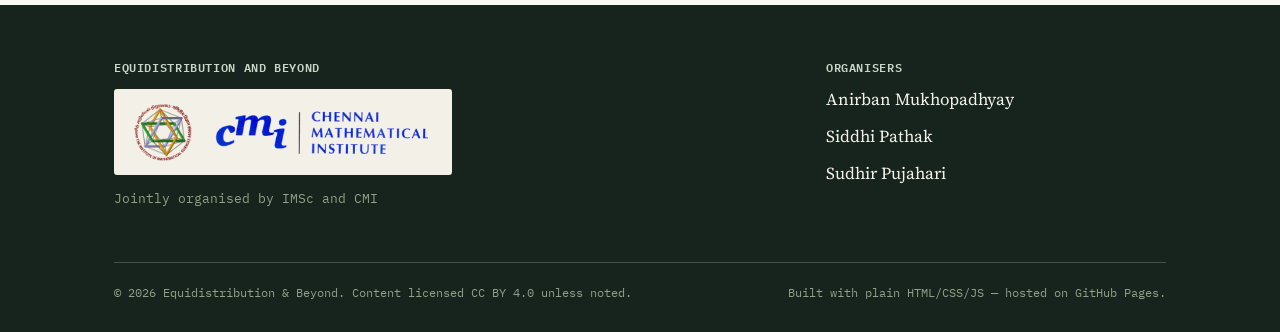
<file: speakers.html>
<!DOCTYPE html>
<html lang="en">
<head>
<meta charset="UTF-8">
<meta name="viewport" content="width=device-width, initial-scale=1.0">
<title>Speakers — Equidistribution and Beyond</title>
<link rel="preconnect" href="https://fonts.googleapis.com">
<link href="https://fonts.googleapis.com/css2?family=Fraunces:opsz,wght@9..144,400;9..144,600;9..144,700&family=Source+Serif+4:ital,wght@0,400;0,600;1,400&family=IBM+Plex+Mono:wght@400;500;600&display=swap" rel="stylesheet">
<link rel="stylesheet" href="css/style.css">
</head>
<body data-page="speakers">

<header class="site-nav" id="site-header"></header>

<section class="hero" style="padding:64px 0 48px;">
  <svg class="chalk-sketch equidist-bg" viewBox="0 0 1100 500" preserveAspectRatio="xMidYMid slice" aria-hidden="true">
    <circle cx="380.4" cy="94.6" r="1.6"/>
    <circle cx="570.1" cy="479.1" r="1.6"/>
    <circle cx="689.9" cy="67.5" r="2.2"/>
    <circle cx="323.5" cy="290.1" r="1.6"/>
    <circle cx="744.1" cy="373.4" r="1.6"/>
    <circle cx="490.3" cy="27.9" r="2.2"/>
    <circle cx="444.0" cy="454.1" r="1.6"/>
    <circle cx="766.0" cy="171.1" r="1.6"/>
    <circle cx="337.4" cy="162.2" r="2.2"/>
    <circle cx="647.5" cy="458.3" r="1.6"/>
    <circle cx="618.8" cy="30.5" r="1.6"/>
    <circle cx="351.0" cy="365.3" r="2.2"/>
    <circle cx="774.6" cy="299.4" r="1.6"/>
    <circle cx="417.7" cy="61.8" r="1.6"/>
    <circle cx="520.4" cy="478.1" r="2.2"/>
    <circle cx="725.9" cy="101.8" r="1.6"/>
    <circle cx="320.2" cy="240.5" r="1.6"/>
    <circle cx="713.0" cy="412.2" r="2.2"/>
    <circle cx="539.4" cy="20.2" r="1.6"/>
    <circle cx="402.6" cy="426.6" r="1.6"/>
    <circle cx="777.9" cy="219.3" r="2.2"/>
    <circle cx="361.2" cy="118.6" r="1.6"/>
    <circle cx="600.5" cy="474.4" r="1.6"/>
    <circle cx="664.4" cy="50.4" r="2.2"/>
    <circle cx="330.9" cy="319.9" r="1.6"/>
    <circle cx="758.8" cy="346.5" r="1.6"/>
    <circle cx="461.2" cy="37.8" r="2.2"/>
    <circle cx="472.2" cy="466.4" r="1.6"/>
    <circle cx="753.6" cy="143.0" r="1.6"/>
    <circle cx="327.6" cy="191.4" r="2.2"/>
    <circle cx="674.4" cy="443.5" r="1.6"/>
    <circle cx="589.0" cy="23.3" r="1.6"/>
    <circle cx="368.2" cy="390.8" r="2.2"/>
    <circle cx="779.2" cy="269.0" r="1.6"/>
    <circle cx="393.8" cy="81.2" r="1.6"/>
    <circle cx="551.1" cy="480.0" r="2.2"/>
    <circle cx="704.5" cy="79.6" r="1.6"/>
    <circle cx="321.0" cy="271.2" r="1.6"/>
    <circle cx="733.2" cy="389.0" r="2.2"/>
    <circle cx="508.8" cy="23.7" r="1.6"/>
    <circle cx="427.5" cy="444.7" r="1.6"/>
    <circle cx="771.8" cy="189.2" r="2.2"/>
    <circle cx="345.4" cy="145.0" r="1.6"/>
    <circle cx="630.0" cy="465.7" r="1.6"/>
    <circle cx="636.7" cy="37.0" r="2.2"/>
    <circle cx="342.2" cy="348.5" r="1.6"/>
    <circle cx="769.8" cy="317.8" r="1.6"/>
    <circle cx="433.7" cy="51.6" r="2.2"/>
    <circle cx="501.7" cy="474.9" r="1.6"/>
    <circle cx="737.5" cy="116.8" r="1.6"/>
    <circle cx="321.8" cy="221.6" r="2.2"/>
    <circle cx="699.1" cy="425.1" r="1.6"/>
    <circle cx="558.4" cy="20.2" r="1.6"/>
    <circle cx="388.6" cy="413.8" r="2.2"/>
    <circle cx="779.7" cy="238.3" r="1.6"/>
    <circle cx="372.7" cy="103.5" r="1.6"/>
    <circle cx="581.8" cy="477.8" r="2.2"/>
    <circle cx="680.4" cy="60.6" r="1.6"/>
    <circle cx="325.9" cy="301.6" r="1.6"/>
    <circle cx="750.1" cy="363.4" r="2.2"/>
    <circle cx="479.0" cy="31.2" r="1.6"/>
    <circle cx="454.6" cy="459.3" r="1.6"/>
    <circle cx="761.7" cy="160.2" r="2.2"/>
    <circle cx="333.2" cy="173.2" r="1.6"/>
    <circle cx="658.0" cy="453.1" r="1.6"/>
    <circle cx="607.5" cy="27.3" r="2.2"/>
    <circle cx="357.1" cy="375.3" r="1.6"/>
    <circle cx="776.9" cy="287.9" r="1.6"/>
    <circle cx="408.3" cy="68.8" r="2.2"/>
    <circle cx="532.1" cy="479.3" r="1.6"/>
    <circle cx="718.1" cy="93.0" r="1.6"/>
    <circle cx="320.0" cy="252.2" r="2.2"/>
    <circle cx="721.1" cy="403.7" r="1.6"/>
    <circle cx="527.7" cy="21.1" r="1.6"/>
    <circle cx="411.8" cy="433.9" r="2.2"/>
    <circle cx="776.1" cy="207.7" r="1.6"/>
    <circle cx="354.7" cy="128.5" r="1.6"/>
    <circle cx="611.9" cy="471.5" r="2.2"/>
    <circle cx="654.0" cy="44.9" r="1.6"/>
    <circle cx="334.7" cy="331.0" r="1.6"/>
    <circle cx="763.4" cy="335.7" r="2.2"/>
    <circle cx="450.5" cy="42.6" r="1.6"/>
    <circle cx="483.3" cy="470.1" r="1.6"/>
    <circle cx="747.9" cy="132.7" r="2.2"/>
    <circle cx="324.9" cy="202.8" r="1.6"/>
    <circle cx="684.1" cy="436.9" r="1.6"/>
    <circle cx="577.3" cy="21.6" r="2.2"/>
    <circle cx="375.6" cy="399.9" r="1.6"/>
    <circle cx="779.9" cy="257.3" r="1.6"/>
    <circle cx="385.4" cy="89.4" r="2.2"/>
    <circle cx="562.9" cy="479.6" r="1.6"/>
    <circle cx="695.6" cy="72.0" r="1.6"/>
    <circle cx="322.4" cy="282.9" r="2.2"/>
    <circle cx="740.1" cy="379.5" r="1.6"/>
    <circle cx="497.3" cy="26.1" r="1.6"/>
    <circle cx="437.6" cy="450.7" r="2.2"/>
    <circle cx="768.4" cy="178.0" r="1.6"/>
    <circle cx="340.3" cy="155.6" r="1.6"/>
    <circle cx="640.9" cy="461.3" r="2.2"/>
    <circle cx="625.7" cy="32.8" r="1.6"/>
    <circle cx="347.5" cy="359.0" r="1.6"/>
    <circle cx="773.0" cy="306.5" r="2.2"/>
    <circle cx="423.7" cy="57.8" r="1.6"/>
    <circle cx="513.3" cy="477.0" r="1.6"/>
    <circle cx="730.5" cy="107.4" r="2.2"/>
    <circle cx="320.6" cy="233.2" r="1.6"/>
    <circle cx="707.8" cy="417.3" r="1.6"/>
    <circle cx="546.6" cy="20.0" r="2.2"/>
    <circle cx="397.1" cy="421.9" r="1.6"/>
    <circle cx="778.8" cy="226.5" r="1.6"/>
    <circle cx="365.4" cy="112.7" r="2.2"/>
    <circle cx="593.4" cy="475.9" r="1.6"/>
    <circle cx="670.6" cy="54.2" r="1.6"/>
    <circle cx="328.8" cy="313.0" r="2.2"/>
    <circle cx="755.6" cy="353.0" r="1.6"/>
    <circle cx="467.9" cy="35.1" r="1.6"/>
    <circle cx="465.4" cy="463.9" r="2.2"/>
    <circle cx="756.9" cy="149.5" r="1.6"/>
    <circle cx="329.6" cy="184.4" r="1.6"/>
    <circle cx="668.2" cy="447.3" r="2.2"/>
    <circle cx="596.1" cy="24.7" r="1.6"/>
    <circle cx="363.8" cy="385.0" r="1.6"/>
    <circle cx="778.5" cy="276.2" r="2.2"/>
    <circle cx="399.2" cy="76.3" r="1.6"/>
    <circle cx="543.9" cy="479.9" r="1.6"/>
    <circle cx="709.8" cy="84.6" r="2.2"/>
    <circle cx="320.4" cy="264.0" r="1.6"/>
    <circle cx="728.7" cy="394.8" r="1.6"/>
    <circle cx="516.0" cy="22.5" r="2.2"/>
    <circle cx="421.4" cy="440.7" r="1.6"/>
    <circle cx="773.6" cy="196.2" r="1.6"/>
    <circle cx="348.8" cy="138.6" r="2.2"/>
    <circle cx="623.1" cy="468.1" r="1.6"/>
    <circle cx="643.4" cy="39.8" r="1.6"/>
    <circle cx="339.2" cy="341.9" r="2.2"/>
    <circle cx="767.5" cy="324.7" r="1.6"/>
    <circle cx="440.0" cy="48.0" r="1.6"/>
    <circle cx="494.6" cy="473.2" r="2.2"/>
    <circle cx="741.6" cy="122.8" r="1.6"/>
    <circle cx="322.8" cy="214.4" r="1.6"/>
    <circle cx="693.5" cy="429.8" r="2.2"/>
    <circle cx="565.6" cy="20.5" r="1.6"/>
    <circle cx="383.5" cy="408.6" r="1.6"/>
    <circle cx="780.0" cy="245.5" r="2.2"/>
    <circle cx="377.4" cy="98.0" r="1.6"/>
    <circle cx="574.6" cy="478.7" r="1.6"/>
    <circle cx="686.4" cy="64.8" r="2.2"/>
    <circle cx="324.3" cy="294.5" r="1.6"/>
    <circle cx="746.4" cy="369.6" r="1.6"/>
    <circle cx="486.0" cy="29.1" r="2.2"/>
    <circle cx="448.0" cy="456.1" r="1.6"/>
    <circle cx="764.5" cy="166.9" r="1.6"/>
    <circle cx="335.7" cy="166.4" r="2.2"/>
    <circle cx="651.5" cy="456.4" r="1.6"/>
    <circle cx="614.5" cy="29.2" r="1.6"/>
    <circle cx="353.3" cy="369.2" r="2.2"/>
    <circle cx="775.6" cy="295.0" r="1.6"/>
    <circle cx="414.1" cy="64.5" r="1.6"/>
    <circle cx="524.9" cy="478.6" r="2.2"/>
    <circle cx="722.9" cy="98.4" r="1.6"/>
    <circle cx="320.1" cy="245.0" r="1.6"/>
    <circle cx="716.2" cy="409.0" r="2.2"/>
    <circle cx="534.9" cy="20.5" r="1.6"/>
    <circle cx="406.1" cy="429.4" r="1.6"/>
    <circle cx="777.3" cy="214.9" r="2.2"/>
    <circle cx="358.7" cy="122.3" r="1.6"/>
    <circle cx="604.8" cy="473.4" r="1.6"/>
    <circle cx="660.4" cy="48.2" r="2.2"/>
    <circle cx="332.3" cy="324.2" r="1.6"/>
    <circle cx="760.6" cy="342.4" r="1.6"/>
    <circle cx="457.1" cy="39.6" r="2.2"/>
    <circle cx="476.4" cy="467.9" r="1.6"/>
    <circle cx="751.5" cy="139.0" r="1.6"/>
    <circle cx="326.5" cy="195.7" r="2.2"/>
    <circle cx="678.1" cy="441.0" r="1.6"/>
    <circle cx="584.5" cy="22.6" r="1.6"/>
    <circle cx="370.9" cy="394.4" r="2.2"/>
    <circle cx="779.5" cy="264.5" r="1.6"/>
    <circle cx="390.5" cy="84.2" r="1.6"/>
    <circle cx="555.6" cy="479.9" r="2.2"/>
    <circle cx="701.2" cy="76.7" r="1.6"/>
    <circle cx="321.4" cy="275.7" r="1.6"/>
    <circle cx="735.9" cy="385.4" r="2.2"/>
    <circle cx="504.4" cy="24.6" r="1.6"/>
    <circle cx="431.3" cy="447.0" r="1.6"/>
    <circle cx="770.6" cy="184.9" r="2.2"/>
    <circle cx="343.4" cy="149.0" r="1.6"/>
    <circle cx="634.1" cy="464.1" r="1.6"/>
    <circle cx="632.5" cy="35.3" r="2.2"/>
    <circle cx="344.1" cy="352.5" r="1.6"/>
    <circle cx="771.1" cy="313.5" r="1.6"/>
    <circle cx="429.9" cy="53.9" r="2.2"/>
    <circle cx="506.1" cy="475.8" r="1.6"/>
    <circle cx="734.9" cy="113.2" r="1.6"/>
    <circle cx="321.3" cy="226.0" r="2.2"/>
    <circle cx="702.5" cy="422.2" r="1.6"/>
    <circle cx="553.9" cy="20.0" r="1.6"/>
    <circle cx="391.8" cy="416.9" r="2.2"/>
    <circle cx="779.4" cy="233.8" r="1.6"/>
    <circle cx="369.9" cy="107.0" r="1.6"/>
    <circle cx="586.2" cy="477.1" r="2.2"/>
    <circle cx="676.7" cy="58.1" r="1.6"/>
    <circle cx="326.9" cy="305.9" r="1.6"/>
    <circle cx="752.3" cy="359.5" r="2.2"/>
    <circle cx="474.8" cy="32.7" r="1.6"/>
    <circle cx="458.7" cy="461.1" r="1.6"/>
    <circle cx="759.9" cy="156.1" r="2.2"/>
    <circle cx="331.7" cy="177.5" r="1.6"/>
    <circle cx="661.9" cy="450.9" r="1.6"/>
    <circle cx="603.2" cy="26.2" r="2.2"/>
    <circle cx="359.6" cy="379.1" r="1.6"/>
    <circle cx="777.6" cy="283.4" r="1.6"/>
    <circle cx="404.8" cy="71.6" r="2.2"/>
    <circle cx="536.6" cy="479.6" r="1.6"/>
    <circle cx="715.0" cy="89.7" r="1.6"/>
    <circle cx="320.1" cy="256.7" r="2.2"/>
    <circle cx="724.1" cy="400.3" r="1.6"/>
    <circle cx="523.2" cy="21.6" r="1.6"/>
    <circle cx="415.5" cy="436.5" r="2.2"/>
    <circle cx="775.2" cy="203.3" r="1.6"/>
  </svg>
  <div class="wrap">
    <div class="hero-eyebrow"><span>Speaker list</span></div>
    <h1 style="font-size:var(--step-3);">Speakers</h1>
    <p class="lede">Three short courses in the beginning will cover some preliminaries. The rest are research talks. The full program will appear on the Schedule page once finalised.</p>
  </div>
</section>

<section>
  <div class="wrap">
    <div class="section-label">Confirmed speakers</div>
    <div class="grid grid-3" id="speaker-root"></div>
  </div>
</section>

<footer class="site-footer" id="site-footer"></footer>

<script src="js/main.js"></script>
<script src="js/render.js"></script>
<script>renderSpeakers("#speaker-root", "data/speakers.json");</script>
</body>
</html>
</file>
<file: css/style.css>
/* =========================================================
   CONFLUENCE — Conference Design System
   Concept: the blackboard (lecture, live thought) resolves
   into the paper (the fixed proceedings). Hero lives on a
   dark chalkboard; the rest of the site lives on paper.
   ========================================================= */

:root{
  /* --- Color: named, used deliberately --- */
  --blackboard: #16241D;   /* hero / footer ground */
  --blackboard-line: #3C5445; /* chalk line on blackboard */
  --paper: #FAF8F2;        /* main background */
  --chalk: #F3F1E7;        /* text on blackboard */
  --ink: #2B3A67;          /* primary accent — links, headings on paper */
  --gold: #B4872A;         /* rare highlight — deadlines, active states */
  --graphite: #2B2B26;     /* body text on paper */
  --graphite-soft: #6B6B62;/* secondary text */
  --line: #DDD6C4;         /* hairline rule on paper */
  --card: #FFFFFF;

  /* --- Type --- */
  --font-display: "Fraunces", "Iowan Old Style", serif;
  --font-body: "Source Serif 4", Georgia, serif;
  --font-mono: "IBM Plex Mono", ui-monospace, monospace;

  /* --- Scale --- */
  --step-0: clamp(1rem, 0.95rem + 0.2vw, 1.05rem);
  --step-1: clamp(1.2rem, 1.1rem + 0.4vw, 1.4rem);
  --step-2: clamp(1.6rem, 1.4rem + 0.8vw, 2rem);
  --step-3: clamp(2.2rem, 1.8rem + 1.6vw, 3.2rem);
  --step-4: clamp(2.8rem, 2.1rem + 3vw, 4.6rem);

  --maxw: 1100px;
  --radius: 3px;
}

*{ box-sizing: border-box; }
html{ scroll-behavior: smooth; }
body{
  margin:0;
  background: var(--paper);
  color: var(--graphite);
  font-family: var(--font-body);
  font-size: var(--step-0);
  line-height: 1.6;
  -webkit-font-smoothing: antialiased;
}
img{ max-width:100%; display:block; }
a{ color: var(--ink); }
.wrap{ max-width: var(--maxw); margin: 0 auto; padding: 0 24px; }

h1,h2,h3,h4{
  font-family: var(--font-display);
  color: var(--graphite);
  line-height: 1.1;
  margin: 0 0 .5em;
  font-weight: 600;
}
h1{ font-size: var(--step-4); }
h2{ font-size: var(--step-3); }
h3{ font-size: var(--step-2); }
p{ margin: 0 0 1em; }

/* Focus visibility (never remove) */
a:focus-visible, button:focus-visible, input:focus-visible,
textarea:focus-visible, select:focus-visible{
  outline: 2px solid var(--gold);
  outline-offset: 3px;
}

@media (prefers-reduced-motion: reduce){
  *{ animation-duration: 0.01ms !important; transition-duration: 0.01ms !important; scroll-behavior:auto !important; }
}

/* --- Section label: "§ n — Title", authentic to a math paper's
   sectioning, doubles as the site's structural device --- */
.section-label{
  font-family: var(--font-mono);
  font-size: .8rem;
  letter-spacing: .04em;
  color: var(--ink);
  text-transform: uppercase;
  display:flex; align-items:center; gap:.6em;
  margin-bottom: .9em;
}
.section-label::before{ content: "§"; color: var(--gold); font-size: 1.1em; }

section{ padding: 88px 0; border-bottom: 1px solid var(--line); }
section:last-of-type{ border-bottom:none; }

/* =============== NAV =============== */
header.site-nav{
  position: sticky; top:0; z-index: 50;
  background: rgba(250,248,242,.92);
  backdrop-filter: blur(6px);
  border-bottom: 1px solid var(--line);
}
.nav-inner{
  max-width: var(--maxw); margin:0 auto; padding: 16px 24px;
  display:flex; align-items:center; justify-content:space-between;
}
.brand{
  font-family: var(--font-display);
  font-weight: 700; font-size: 1.2rem; color: var(--graphite);
  text-decoration:none; letter-spacing: -.01em;
}
.brand em{ font-style: normal; color: var(--ink); }
.nav-links{ display:flex; gap: 28px; list-style:none; margin:0; padding:0; }
.nav-links a{
  text-decoration:none; color: var(--graphite);
  font-family: var(--font-mono); font-size: .82rem; letter-spacing:.03em;
  text-transform: uppercase; padding: 6px 2px; border-bottom: 2px solid transparent;
}
.nav-links a:hover, .nav-links a[aria-current="page"]{ border-bottom-color: var(--gold); }
.nav-toggle{ display:none; }

@media (max-width: 760px){
  .nav-links{
    position:absolute; top:100%; left:0; right:0;
    flex-direction:column; background: var(--paper);
    border-bottom: 1px solid var(--line);
    padding: 8px 24px 20px; gap: 14px;
    display:none;
  }
  .nav-links.open{ display:flex; }
  .nav-toggle{
    display:inline-flex; background:none; border:1px solid var(--line);
    border-radius: var(--radius); padding: 8px 10px; cursor:pointer;
    font-family: var(--font-mono); font-size: .9rem;
  }
}

/* =============== HERO (blackboard) =============== */
.hero{
  background:
    radial-gradient(ellipse at 15% 20%, rgba(255,255,255,0.04), transparent 45%),
    var(--blackboard);
  color: var(--chalk);
  padding: 96px 0 72px;
  position: relative;
  overflow: hidden;
  border-bottom: 6px solid var(--gold);
}
.hero .wrap{ position:relative; z-index:2; }
.hero-eyebrow{
  font-family: var(--font-mono); font-size: .85rem; letter-spacing:.08em;
  text-transform: uppercase; color: #C9D6C7; margin-bottom: 18px;
  display:flex; gap: 14px; flex-wrap:wrap;
}
.hero-eyebrow span{ opacity:.85; }
.hero h1{
  color: var(--chalk); font-size: var(--step-4); max-width: 15ch;
  margin-bottom: .3em;
}
.hero h1 .accent{ color: #E8C874; font-style: italic; }
.hero p.lede{
  font-family: var(--font-body); font-size: 1.15rem; max-width: 56ch;
  color: #DCE3D8; margin-bottom: 2em;
}
.hero-actions{ display:flex; gap: 16px; flex-wrap:wrap; margin-bottom: 3em; }

.btn{
  display:inline-block; font-family: var(--font-mono); font-size: .85rem;
  letter-spacing:.03em; text-transform: uppercase; text-decoration:none;
  padding: 13px 22px; border-radius: var(--radius); border: 1px solid transparent;
  cursor:pointer; transition: transform .15s ease, background .15s ease;
}
.btn:hover{ transform: translateY(-1px); }
.btn-primary{ background: var(--gold); color: #1B1503; font-weight:600; }
.btn-primary:hover{ background:#C7972E; }
.btn-ghost{ border-color: rgba(243,241,231,.4); color: var(--chalk); }
.btn-ghost:hover{ border-color: var(--chalk); }
.btn-dark{ background: var(--blackboard); color: var(--chalk); }
.btn-dark:hover{ background:#0F1A14; }

/* Hand-drawn chalk sketch behind hero title */
.chalk-sketch{ position:absolute; inset:0; z-index:1; opacity:.55; pointer-events:none; }
.chalk-sketch path, .chalk-sketch circle{ stroke: #7C9587; }

/* Equidistribution motif: points {n*alpha mod 1} placed around a circle via
   an irrational rotation — the classical picture of Weyl equidistribution.
   Kept faint and out of the way; it's texture, not a diagram to read. */
.equidist-bg{ opacity: .16; }
.equidist-bg circle{ fill: #E8C874; stroke: none; }

/* Key-dates strip inside hero */
.key-dates{
  display:grid; grid-template-columns: repeat(auto-fit, minmax(150px,1fr));
  gap: 1px; background: rgba(243,241,231,.15);
  border: 1px solid rgba(243,241,231,.2); border-radius: var(--radius);
  overflow:hidden;
}
.key-dates > div{ background: rgba(22,36,29,.6); padding: 16px 18px; }
.key-dates .label{ font-family: var(--font-mono); font-size:.72rem; text-transform:uppercase; color:#9FB29B; letter-spacing:.05em; }
.key-dates .value{ font-family: var(--font-mono); font-size: 1.05rem; color: var(--chalk); margin-top:4px; }

/* =============== CARDS / GRID =============== */
.grid{ display:grid; gap: 28px; }
.grid-3{ grid-template-columns: repeat(3, 1fr); }
.grid-2{ grid-template-columns: repeat(2, 1fr); }
@media (max-width: 860px){ .grid-3, .grid-2{ grid-template-columns: 1fr; } }

.card{
  background: var(--card); border: 1px solid var(--line);
  border-radius: var(--radius); padding: 26px;
}

.speaker-card{ text-align:left; }
.speaker-photo{
  width:100%; aspect-ratio: 4/3; object-fit:cover;
  border-radius: var(--radius); margin-bottom: 14px;
  background: var(--blackboard-line);
}
.speaker-card h4{ margin-bottom:.15em; font-size: 1.15rem; }
.speaker-affil{ font-family: var(--font-mono); font-size:.78rem; color: var(--graphite-soft); text-transform:uppercase; letter-spacing:.03em; margin-bottom:.6em; }
.speaker-talk{ font-style: italic; color: var(--ink); margin-bottom:0; }

/* =============== SCHEDULE =============== */
.day-tabs{ display:flex; gap:10px; flex-wrap:wrap; margin-bottom: 28px; }
.day-tab{
  font-family: var(--font-mono); font-size:.8rem; text-transform:uppercase;
  padding: 9px 16px; border:1px solid var(--line); border-radius: 999px;
  background:none; cursor:pointer; color: var(--graphite-soft);
}
.day-tab[aria-selected="true"]{ background: var(--ink); color:#fff; border-color: var(--ink); }

.session{
  display:grid; grid-template-columns: 110px 1fr; gap: 20px;
  padding: 18px 0; border-top: 1px solid var(--line);
}
.session:first-of-type{ border-top:none; }
.session-time{ font-family: var(--font-mono); font-size:.85rem; color: var(--gold); font-weight:600; }
.session-title{ margin:0 0 .2em; font-family: var(--font-display); font-size:1.15rem; font-weight:600; }
.session-meta{ font-family: var(--font-mono); font-size:.75rem; color: var(--graphite-soft); text-transform:uppercase; letter-spacing:.03em; }
.session-track{
  display:inline-block; font-family: var(--font-mono); font-size:.68rem;
  padding: 2px 8px; border-radius: 999px; margin-right:8px;
  background: rgba(43,58,103,.08); color: var(--ink);
}

/* =============== NEWS / LIST =============== */
.news-item{ padding: 18px 0; border-top: 1px solid var(--line); display:grid; grid-template-columns: 130px 1fr; gap:18px; }
.news-item:first-of-type{ border-top:none; }
.news-date{ font-family: var(--font-mono); font-size:.78rem; color: var(--graphite-soft); }

/* =============== FOOTER =============== */
footer.site-footer{
  background: var(--blackboard); color: var(--chalk);
  padding: 56px 0 30px;
}
footer.site-footer a{ color: var(--chalk); }
.footer-grid{ display:grid; grid-template-columns: 2fr 1fr 1fr; gap: 32px; margin-bottom: 40px; }
@media (max-width: 700px){ .footer-grid{ grid-template-columns:1fr; } }
.footer-logos{
  display:flex; align-items:center; gap: 22px; flex-wrap:wrap;
  background: var(--chalk); border-radius: var(--radius);
  padding: 14px 20px; margin: 14px 0; width:fit-content;
}
.footer-logos img{ height: 48px; width:auto; }
.footer-logos img:first-child{ height: 58px; }
footer.site-footer h4{ color:#C9D6C7; font-family: var(--font-mono); font-size:.78rem; text-transform:uppercase; letter-spacing:.05em; margin-bottom:1em; }
footer.site-footer ul{ list-style:none; margin:0; padding:0; }
footer.site-footer li{ margin-bottom:.6em; }
.footer-bottom{
  border-top: 1px solid var(--blackboard-line); padding-top: 20px;
  font-family: var(--font-mono); font-size:.75rem; color:#8FA189;
  display:flex; justify-content:space-between; flex-wrap:wrap; gap:10px;
}

/* =============== FORM (registration/contact) =============== */
form.stack{ display:flex; flex-direction:column; gap:18px; max-width: 560px; }
.field label{ display:block; font-family: var(--font-mono); font-size:.78rem; text-transform:uppercase; letter-spacing:.03em; margin-bottom:6px; color: var(--graphite-soft); }
.field input, .field select, .field textarea{
  width:100%; padding: 11px 12px; border:1px solid var(--line); border-radius: var(--radius);
  font-family: var(--font-body); font-size: 1rem; background:#fff; color: var(--graphite);
}
.field textarea{ min-height:120px; resize:vertical; }

/* Loading / empty states */
.state-msg{ font-family: var(--font-mono); font-size:.85rem; color: var(--graphite-soft); padding: 20px 0; }

.pill{ display:inline-block; font-family: var(--font-mono); font-size:.7rem; text-transform:uppercase; padding:3px 10px; border-radius:999px; border:1px solid var(--line); color: var(--graphite-soft); }
</file>
